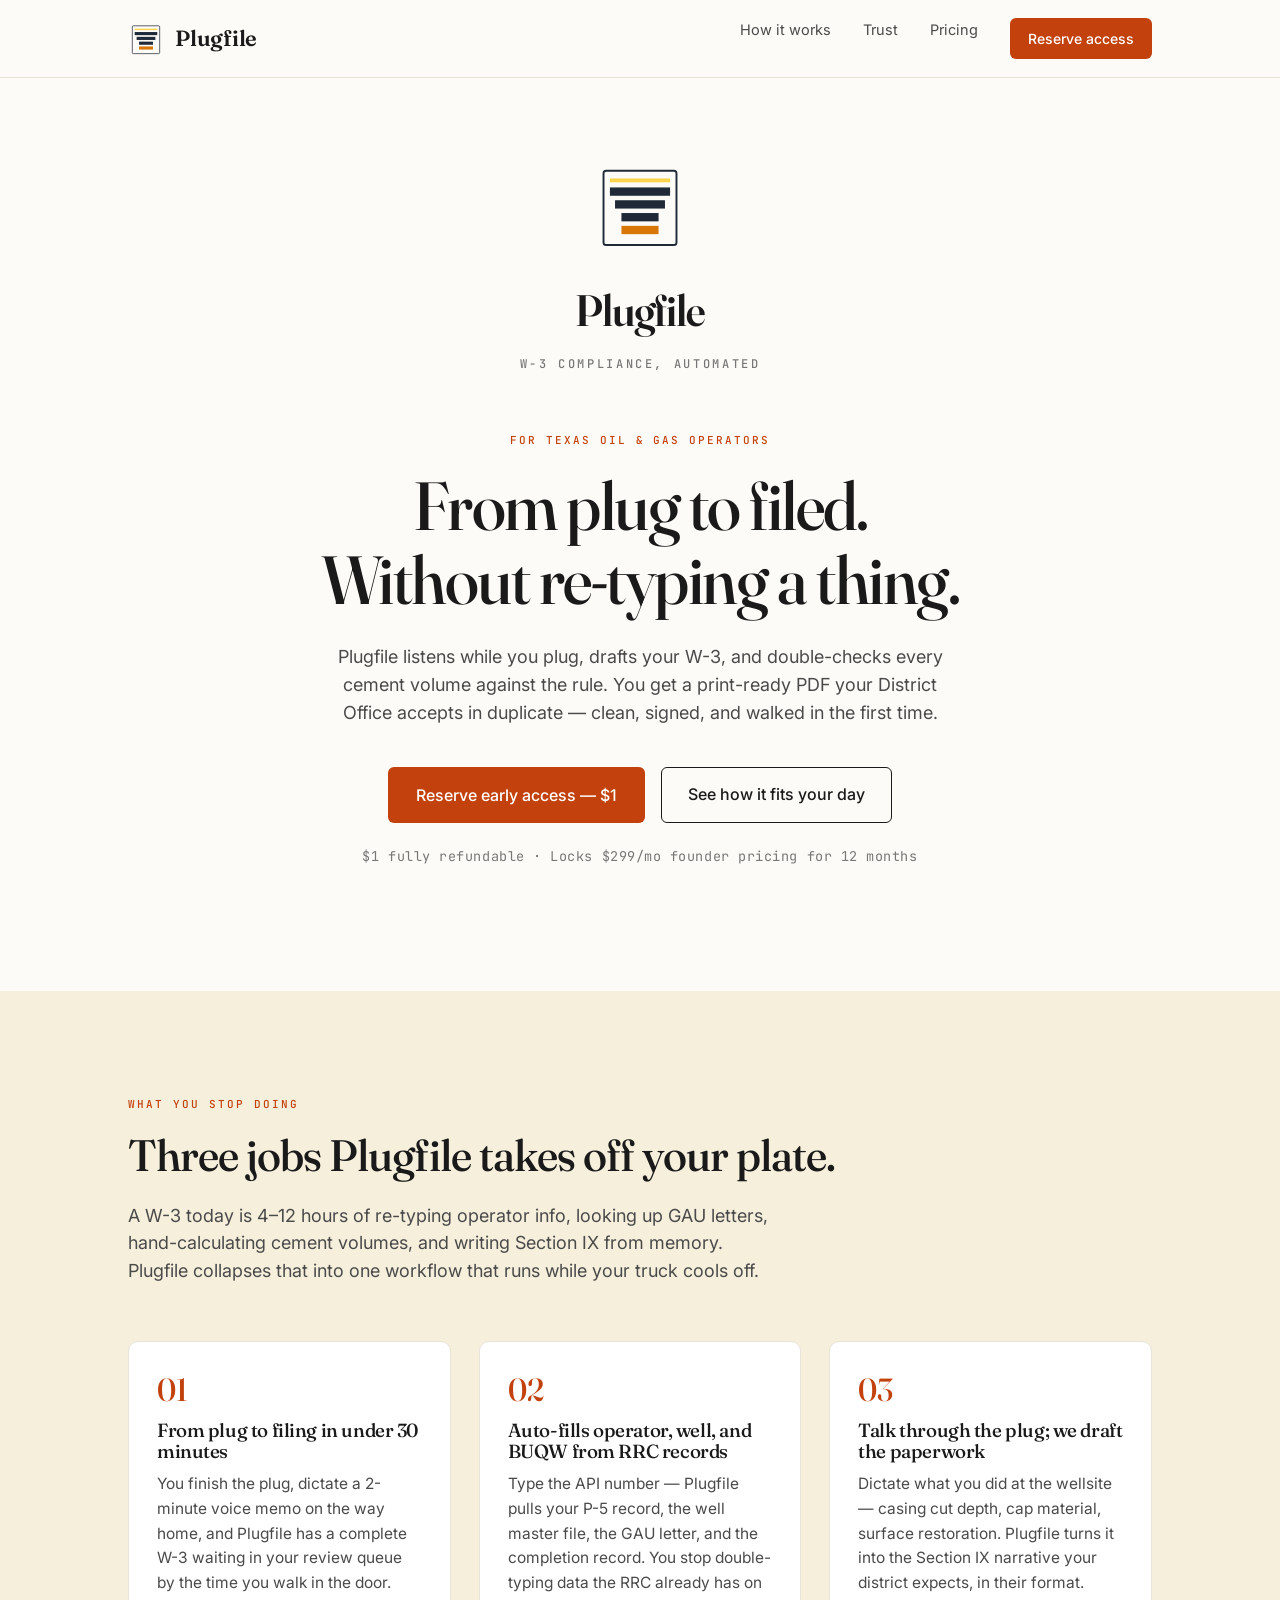
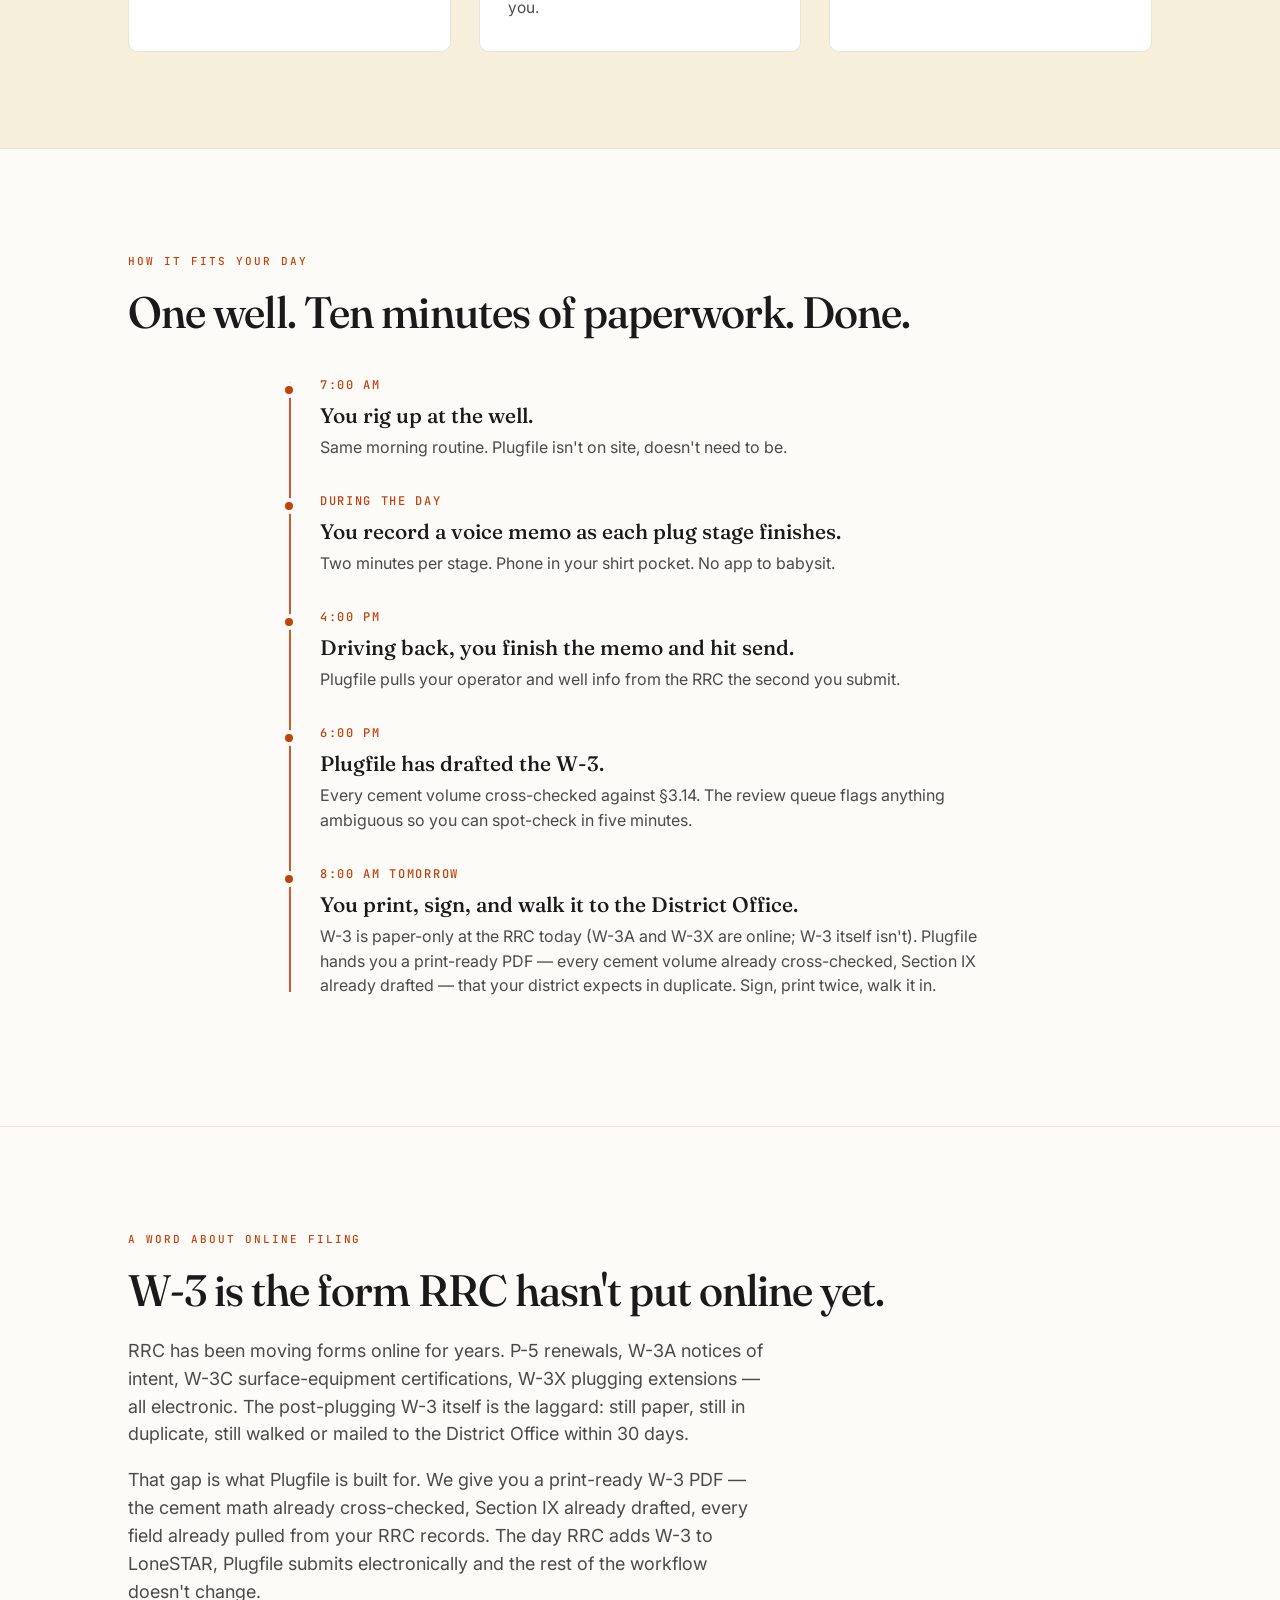
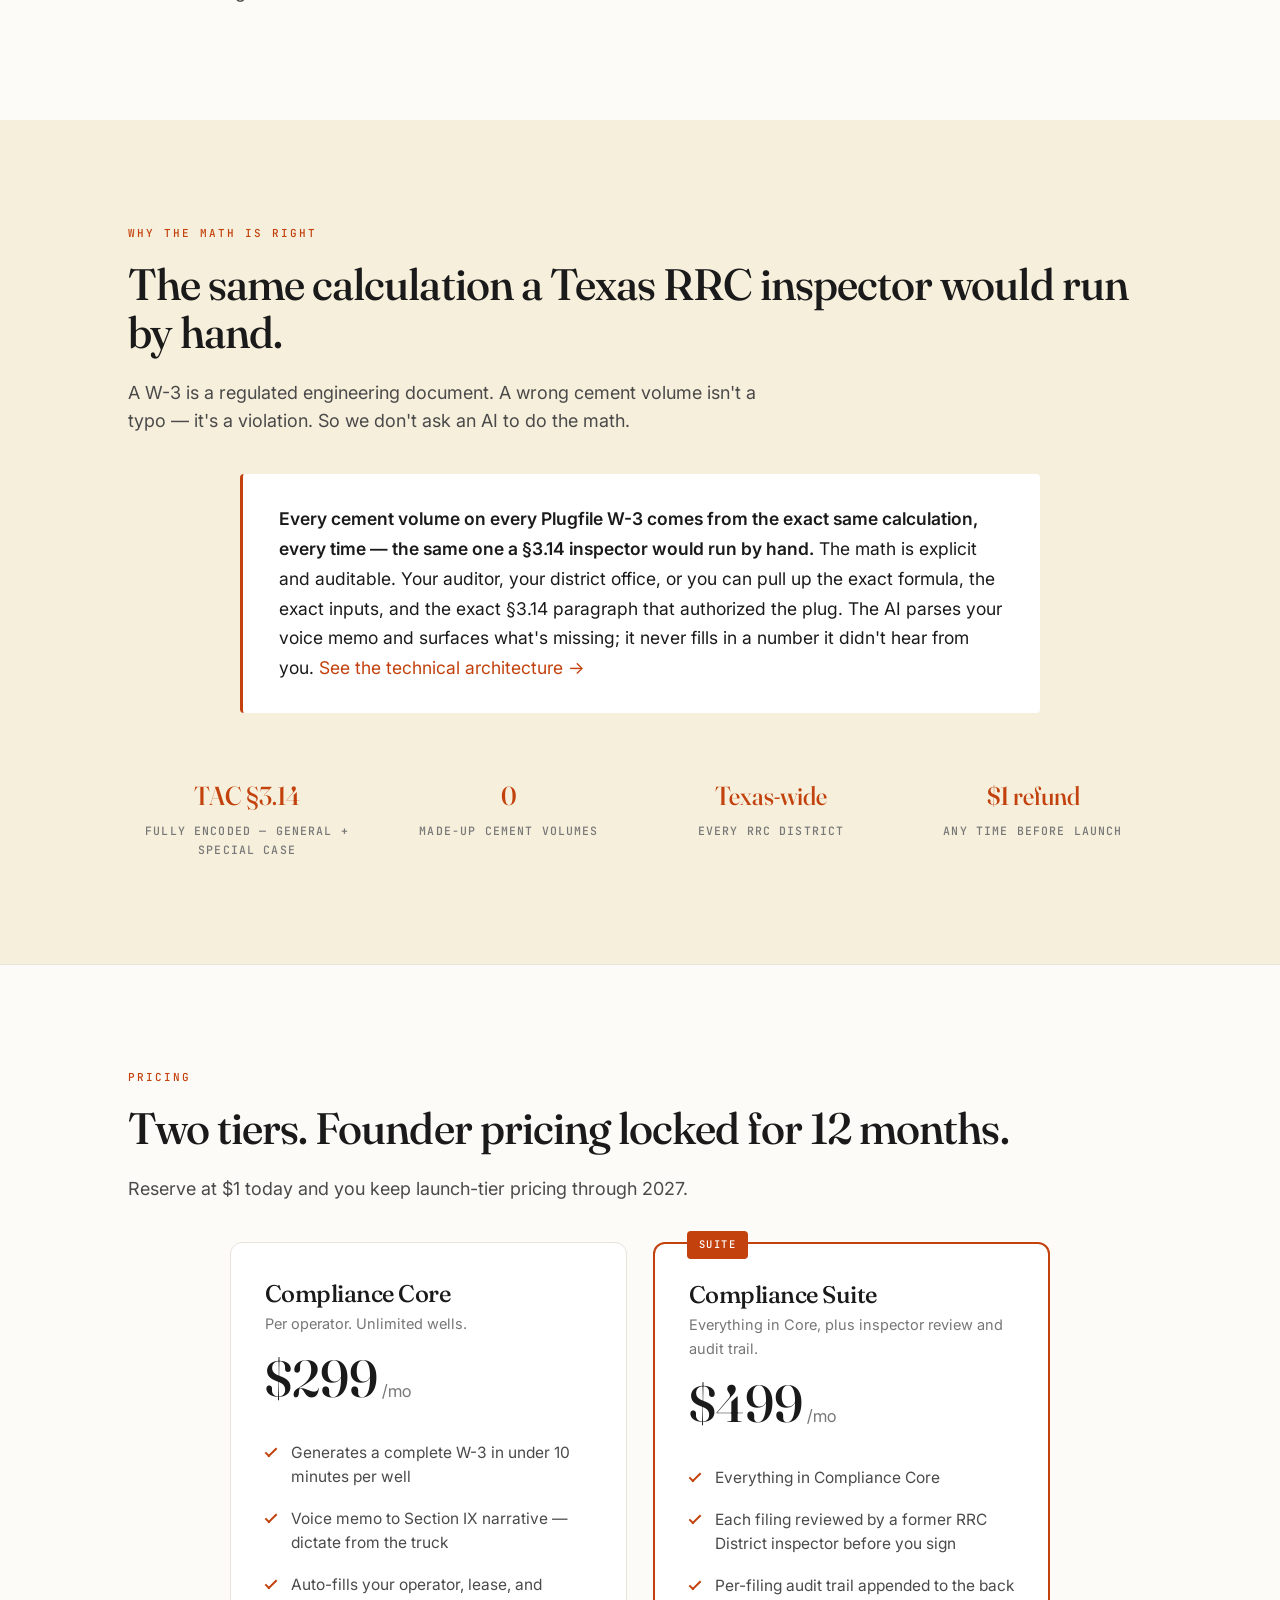
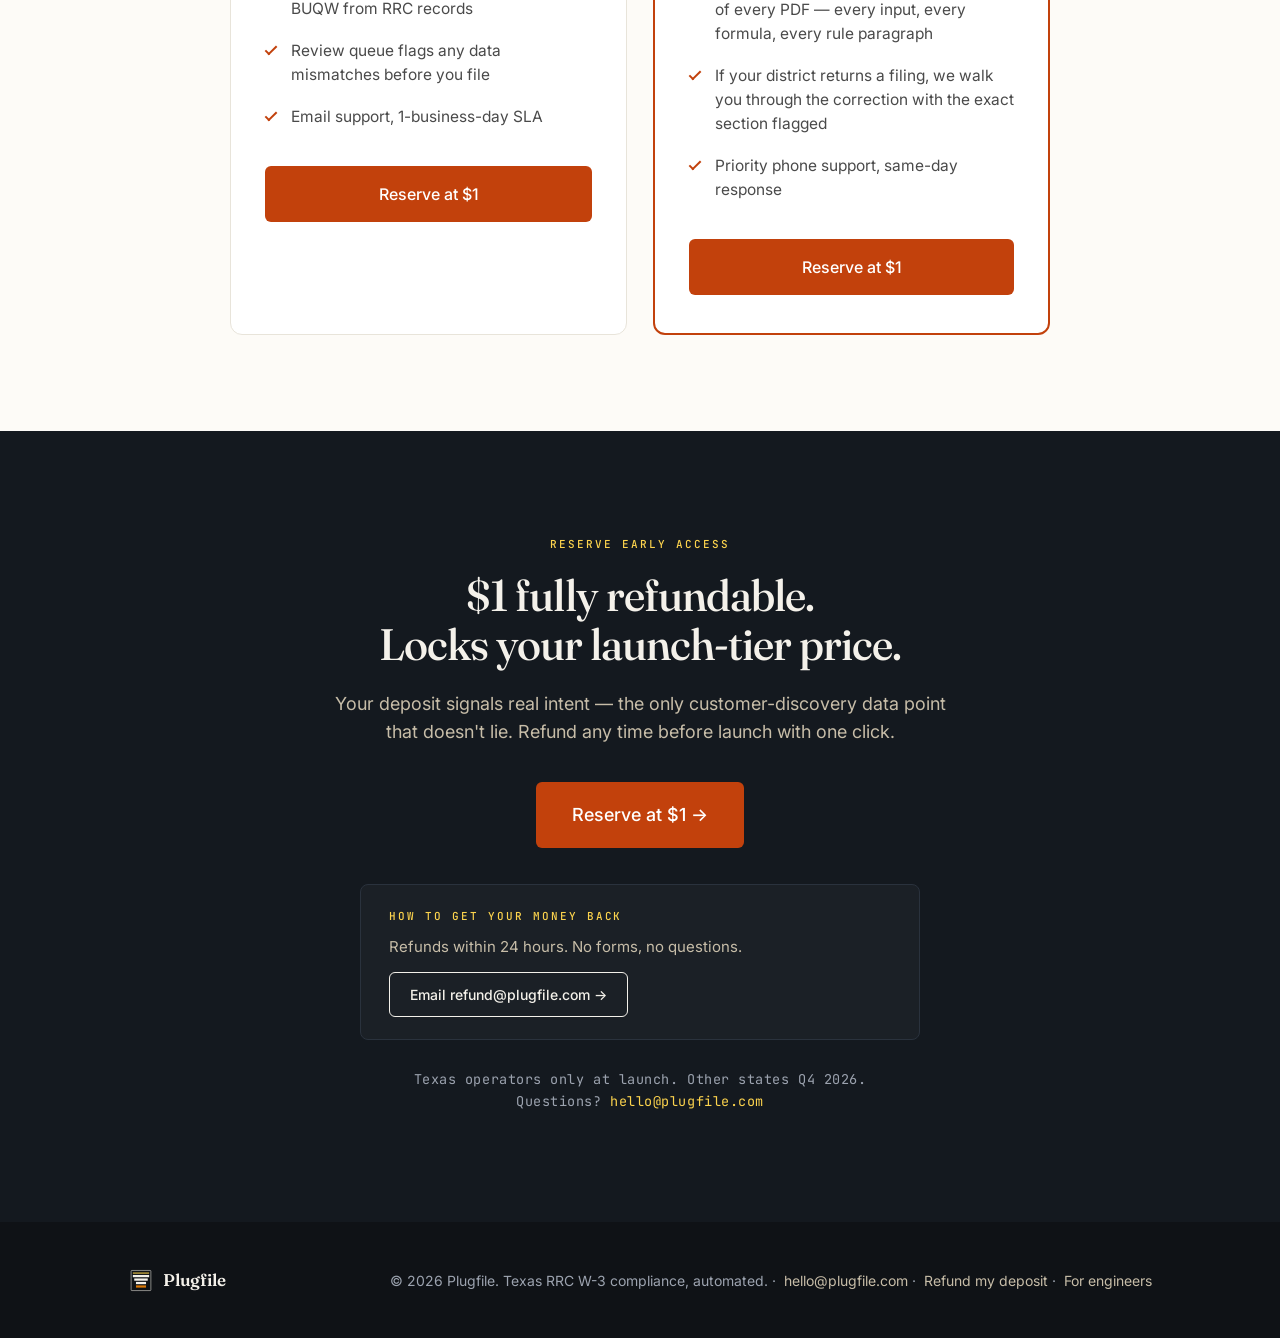
<file: landing/index.html>
<!DOCTYPE html>
<html lang="en">
<head>
<meta charset="UTF-8">
<meta name="viewport" content="width=device-width, initial-scale=1.0">
<title>Plugfile — Stop hand-typing W-3s</title>
<meta name="description" content="Plugfile drafts your Texas RRC Form W-3 from a voice memo. Auto-fills operator and well info from RRC records. Cross-checks every cement volume against TAC §3.14. Print-ready PDF your district office accepts in duplicate. Refundable $1 deposit reserves founder pricing.">
<meta property="og:title" content="Plugfile — Stop hand-typing W-3s">
<meta property="og:description" content="The plugging-record assistant that won't let cement volumes slip past your district inspector.">
<link rel="icon" type="image/svg+xml" href="/favicon.svg">
<meta name="theme-color" content="#1F2937">
<link rel="preconnect" href="https://fonts.googleapis.com">
<link rel="preconnect" href="https://fonts.gstatic.com" crossorigin>
<link href="https://fonts.googleapis.com/css2?family=Fraunces:opsz,wght@9..144,500;9..144,600&family=Inter:wght@400;500;600&family=JetBrains+Mono:wght@500&display=swap" rel="stylesheet">
<style>
  *,*::before,*::after { box-sizing: border-box; }
  :root {
    --ink: #1A1A1A;
    --ink-soft: #4A4A4A;
    --ink-faded: #777;
    --bg: #FDFBF7;
    --bg-cream: #F6EFDC;
    --bg-card: #FFFFFF;
    --border: #E8E4DA;
    --accent: #C2410C;
    --accent-hover: #9A330A;
    --accent-bright: #D97706;
    --gold: #FCD34D;
    --serif: 'Fraunces', Georgia, serif;
    --sans: 'Inter', -apple-system, BlinkMacSystemFont, system-ui, sans-serif;
    --mono: 'JetBrains Mono', 'SF Mono', Menlo, monospace;
  }
  html { scroll-behavior: smooth; }
  body {
    margin: 0; background: var(--bg); color: var(--ink);
    font-family: var(--sans); font-size: 17px; line-height: 1.65;
    -webkit-font-smoothing: antialiased;
  }
  a { color: var(--accent); text-decoration: none; }
  a:hover { text-decoration: underline; text-decoration-thickness: 1.5px; text-underline-offset: 3px; }
  code, .mono { font-family: var(--mono); font-size: 0.92em; }

  .wrap { max-width: 1080px; margin: 0 auto; padding: 0 28px; }
  section { padding: 96px 0; border-top: 1px solid var(--border); }
  section:first-of-type { border-top: none; }
  section.dark { background: #14191F; color: #F4F1EA; border-top-color: transparent; }
  section.cream { background: var(--bg-cream); border-top-color: transparent; }

  h1, h2, h3 {
    font-family: var(--serif); font-weight: 500;
    letter-spacing: -0.022em; line-height: 1.1; margin: 0 0 22px;
    font-variation-settings: "opsz" 32;
  }
  h1 { font-size: clamp(40px, 5.6vw, 68px); font-variation-settings: "opsz" 96; }
  h2 { font-size: clamp(30px, 3.6vw, 44px); font-variation-settings: "opsz" 72; }
  h3 { font-size: 21px; font-variation-settings: "opsz" 32; }
  p.lead {
    font-family: var(--sans); font-size: clamp(18px, 1.4vw, 21px);
    color: var(--ink-soft); max-width: 640px; line-height: 1.55;
  }
  section.dark p.lead { color: #C7BDA8; }
  .eyebrow {
    display: inline-block; font-family: var(--mono);
    font-size: 11px; font-weight: 500; letter-spacing: 0.18em;
    text-transform: uppercase; color: var(--accent);
    margin-bottom: 18px;
  }
  section.dark .eyebrow { color: var(--gold); }

  /* header */
  header {
    position: sticky; top: 0; z-index: 10;
    background: rgba(253, 251, 247, 0.92);
    backdrop-filter: blur(10px); -webkit-backdrop-filter: blur(10px);
    border-bottom: 1px solid var(--border);
  }
  .nav {
    display: flex; justify-content: space-between; align-items: center;
    padding: 18px 28px; max-width: 1080px; margin: 0 auto;
  }
  .brand {
    display: flex; align-items: center; gap: 11px;
    font-family: var(--serif); font-weight: 600;
    font-size: 22px; letter-spacing: -0.01em; color: var(--ink);
  }
  .brand svg { width: 36px; height: 36px; }
  nav ul { display: flex; gap: 32px; list-style: none; padding: 0; margin: 0; font-size: 14.5px; }
  nav a { color: var(--ink-soft); }
  nav a:hover { color: var(--ink); text-decoration: none; }

  /* CTAs */
  .btn {
    display: inline-block; padding: 15px 28px;
    font-family: var(--sans); font-weight: 500; font-size: 16px;
    border-radius: 6px; cursor: pointer; border: none; text-align: center;
    transition: transform 0.12s ease, background 0.12s ease;
  }
  .btn-primary { background: var(--accent); color: #FFFFFF; }
  .btn-primary:hover { background: var(--accent-hover); text-decoration: none; transform: translateY(-1px); }
  .btn-ghost { background: transparent; color: var(--ink); border: 1.5px solid var(--ink); padding: 13px 26px; }
  .btn-ghost:hover { background: var(--ink); color: #FFFFFF; text-decoration: none; }
  section.dark .btn-ghost { color: #F4F1EA; border-color: #F4F1EA; }
  section.dark .btn-ghost:hover { background: #F4F1EA; color: #14191F; }

  /* hero */
  .hero { padding: 80px 0 110px; text-align: center; border-top: none; }
  .hero .lockup { display: flex; flex-direction: column; align-items: center; margin-bottom: 50px; }
  .hero .lockup svg { width: 96px; height: 96px; }
  .hero .lockup .wordmark {
    font-family: var(--serif); font-weight: 600; font-size: 44px;
    letter-spacing: -0.025em; color: var(--ink); margin-top: 20px;
    font-variation-settings: "opsz" 96;
  }
  .hero .lockup .tagline {
    font-family: var(--mono); font-size: 12px; font-weight: 500;
    letter-spacing: 0.22em; color: var(--ink-faded);
    text-transform: uppercase; margin-top: 8px;
  }
  .hero h1 { max-width: 880px; margin: 0 auto 26px; }
  .hero p.lead { margin: 0 auto 40px; }
  .hero .cta-row { display: flex; gap: 16px; justify-content: center; flex-wrap: wrap; }
  .hero .deposit-note {
    margin-top: 22px; font-size: 13.5px; color: var(--ink-faded);
    font-family: var(--mono); letter-spacing: 0.04em;
  }

  /* features grid */
  .grid-3 { display: grid; gap: 28px; grid-template-columns: repeat(3, 1fr); }
  @media (max-width: 820px) { .grid-3 { grid-template-columns: 1fr; } }
  .feature {
    padding: 32px 28px 30px; border-radius: 10px;
    background: var(--bg-card); border: 1px solid var(--border);
  }
  .feature .num {
    font-family: var(--serif); font-size: 32px; font-weight: 500;
    color: var(--accent); line-height: 1; margin-bottom: 14px;
    font-variation-settings: "opsz" 144;
  }
  .feature h3 { margin-bottom: 10px; font-size: 19px; }
  .feature p { color: var(--ink-soft); margin: 0; font-size: 15.5px; line-height: 1.6; }

  /* timeline */
  .timeline {
    max-width: 720px; margin: 40px auto 0;
    position: relative; padding-left: 32px;
  }
  .timeline::before {
    content: ""; position: absolute; left: 9px; top: 6px; bottom: 6px;
    width: 2px; background: var(--accent); opacity: 0.85;
  }
  .step { position: relative; margin-bottom: 32px; padding-left: 8px; }
  .step::before {
    content: ""; position: absolute; left: -31px; top: 6px;
    width: 16px; height: 16px; border-radius: 50%;
    background: var(--accent); border: 4px solid var(--bg);
  }
  .step .when {
    font-family: var(--mono); font-size: 12px; font-weight: 500;
    color: var(--accent); letter-spacing: 0.14em; text-transform: uppercase;
  }
  .step h4 {
    margin: 6px 0 6px; font-family: var(--serif); font-weight: 500;
    font-size: 21px; line-height: 1.3; color: var(--ink);
  }
  .step p { margin: 0; color: var(--ink-soft); font-size: 16px; line-height: 1.55; }

  /* trust */
  .callout {
    background: var(--bg-card); border-left: 3px solid var(--accent);
    padding: 30px 36px; border-radius: 4px;
    max-width: 800px; margin: 40px auto 0;
    font-size: 17.5px; color: var(--ink); line-height: 1.7;
  }
  .callout strong { color: var(--ink); font-weight: 600; }
  .trust { display: grid; grid-template-columns: repeat(4, 1fr); gap: 24px; text-align: center; margin-top: 60px; }
  @media (max-width: 760px) { .trust { grid-template-columns: repeat(2, 1fr); } }
  .stat { padding: 8px 0; }
  .stat .num {
    font-family: var(--serif); font-size: 26px; font-weight: 500;
    color: var(--accent); line-height: 1.2;
    font-variation-settings: "opsz" 144;
  }
  .stat .label {
    font-family: var(--mono); font-size: 11.5px; font-weight: 500;
    color: var(--ink-faded); letter-spacing: 0.1em; margin-top: 10px;
    text-transform: uppercase;
  }

  /* pricing */
  .pricing { display: grid; grid-template-columns: 1fr 1fr; gap: 26px; max-width: 820px; margin: 40px auto 0; }
  @media (max-width: 720px) { .pricing { grid-template-columns: 1fr; } }
  .tier {
    background: var(--bg-card); padding: 38px 34px;
    border-radius: 12px; border: 1px solid var(--border); position: relative;
  }
  .tier.featured { border: 2px solid var(--accent); }
  .tier .tag {
    position: absolute; top: -13px; left: 32px;
    background: var(--accent); color: #FFFFFF;
    padding: 5px 12px; border-radius: 4px;
    font-family: var(--mono); font-size: 10.5px; font-weight: 500;
    letter-spacing: 0.14em; text-transform: uppercase;
  }
  .tier h3 { font-size: 24px; margin-bottom: 4px; }
  .tier .sub { color: var(--ink-faded); font-size: 14.5px; margin: 0 0 16px; }
  .tier .price {
    font-family: var(--serif); font-size: 52px; font-weight: 500;
    margin: 4px 0 4px; color: var(--ink); line-height: 1;
    font-variation-settings: "opsz" 144;
  }
  .tier .price small {
    font-family: var(--sans); font-size: 17px; font-weight: 400;
    color: var(--ink-faded);
  }
  .tier ul { list-style: none; padding: 0; margin: 28px 0; }
  .tier li {
    padding: 9px 0 9px 26px; position: relative;
    font-size: 15.5px; color: var(--ink-soft); line-height: 1.55;
  }
  .tier li::before {
    content: ""; position: absolute; left: 0; top: 16px;
    width: 12px; height: 6px;
    border-left: 2px solid var(--accent); border-bottom: 2px solid var(--accent);
    transform: rotate(-45deg);
  }
  .tier .btn { width: 100%; }

  footer {
    background: #0F1216; color: #9CA3AF; padding: 44px 0; font-size: 14px;
  }
  footer .row { display: flex; justify-content: space-between; align-items: center; flex-wrap: wrap; gap: 18px; }
  footer .brand { color: #F4F1EA; font-size: 17px; }
  footer a { color: #C7BDA8; }
  footer a:hover { color: #FFF; }
</style>
</head>
<body>

<header>
  <div class="nav">
    <a href="#" class="brand">
      <svg viewBox="0 0 150 150" xmlns="http://www.w3.org/2000/svg" aria-hidden="true">
  <rect x="18" y="20" width="114" height="116" fill="none" stroke="#1F2937" stroke-width="3" rx="4"/>
  <rect x="28" y="32" width="94" height="6" fill="#FCD34D"/>
  <rect x="28" y="46" width="94" height="13" fill="#1F2937"/>
  <rect x="36" y="66" width="78" height="13" fill="#1F2937"/>
  <rect x="46" y="86" width="58" height="13" fill="#1F2937"/>
  <rect x="46" y="106" width="58" height="13" fill="#D97706"/>
</svg>
      Plugfile
    </a>
    <nav>
      <ul>
        <li><a href="#how">How it works</a></li>
        <li><a href="#trust">Trust</a></li>
        <li><a href="#pricing">Pricing</a></li>
        <li><a href="#reserve" class="btn btn-primary" style="padding: 9px 18px; font-size: 14px;">Reserve&nbsp;access</a></li>
      </ul>
    </nav>
  </div>
</header>

<section class="hero">
  <div class="wrap">
    <div class="lockup">
      <svg viewBox="0 0 150 150" xmlns="http://www.w3.org/2000/svg" aria-hidden="true">
  <rect x="18" y="20" width="114" height="116" fill="none" stroke="#1F2937" stroke-width="3" rx="4"/>
  <rect x="28" y="32" width="94" height="6" fill="#FCD34D"/>
  <rect x="28" y="46" width="94" height="13" fill="#1F2937"/>
  <rect x="36" y="66" width="78" height="13" fill="#1F2937"/>
  <rect x="46" y="86" width="58" height="13" fill="#1F2937"/>
  <rect x="46" y="106" width="58" height="13" fill="#D97706"/>
</svg>
      <div class="wordmark">Plugfile</div>
      <div class="tagline">W-3 compliance, automated</div>
    </div>
    <span class="eyebrow">For Texas oil &amp; gas operators</span>
    <h1>From plug to filed.<br>Without re-typing a thing.</h1>
    <p class="lead">
      Plugfile listens while you plug, drafts your W-3, and double-checks every cement volume against the rule. You get a print-ready PDF your District Office accepts in duplicate — clean, signed, and walked in the first time.
    </p>
    <div class="cta-row">
      <a href="#reserve" class="btn btn-primary">Reserve early access — $1</a>
      <a href="#how" class="btn btn-ghost">See how it fits your day</a>
    </div>
    <p class="deposit-note">$1 fully refundable · Locks $299/mo founder pricing for 12 months</p>
  </div>
</section>

<section class="cream" id="how">
  <div class="wrap">
    <span class="eyebrow">What you stop doing</span>
    <h2>Three jobs Plugfile takes off your plate.</h2>
    <p class="lead">A W-3 today is 4–12 hours of re-typing operator info, looking up GAU letters, hand-calculating cement volumes, and writing Section IX from memory. Plugfile collapses that into one workflow that runs while your truck cools off.</p>
    <div class="grid-3" style="margin-top: 56px;">
      <div class="feature">
        <div class="num">01</div>
        <h3>From plug to filing in under 30 minutes</h3>
        <p>You finish the plug, dictate a 2-minute voice memo on the way home, and Plugfile has a complete W-3 waiting in your review queue by the time you walk in the door.</p>
      </div>
      <div class="feature">
        <div class="num">02</div>
        <h3>Auto-fills operator, well, and BUQW from RRC records</h3>
        <p>Type the API number — Plugfile pulls your P-5 record, the well master file, the GAU letter, and the completion record. You stop double-typing data the RRC already has on you.</p>
      </div>
      <div class="feature">
        <div class="num">03</div>
        <h3>Talk through the plug; we draft the paperwork</h3>
        <p>Dictate what you did at the wellsite — casing cut depth, cap material, surface restoration. Plugfile turns it into the Section IX narrative your district expects, in their format.</p>
      </div>
    </div>
  </div>
</section>

<section>
  <div class="wrap">
    <span class="eyebrow">How it fits your day</span>
    <h2>One well. Ten minutes of paperwork. Done.</h2>
    <div class="timeline">
      <div class="step">
        <div class="when">7:00 AM</div>
        <h4>You rig up at the well.</h4>
        <p>Same morning routine. Plugfile isn't on site, doesn't need to be.</p>
      </div>
      <div class="step">
        <div class="when">During the day</div>
        <h4>You record a voice memo as each plug stage finishes.</h4>
        <p>Two minutes per stage. Phone in your shirt pocket. No app to babysit.</p>
      </div>
      <div class="step">
        <div class="when">4:00 PM</div>
        <h4>Driving back, you finish the memo and hit send.</h4>
        <p>Plugfile pulls your operator and well info from the RRC the second you submit.</p>
      </div>
      <div class="step">
        <div class="when">6:00 PM</div>
        <h4>Plugfile has drafted the W-3.</h4>
        <p>Every cement volume cross-checked against §3.14. The review queue flags anything ambiguous so you can spot-check in five minutes.</p>
      </div>
      <div class="step">
        <div class="when">8:00 AM tomorrow</div>
        <h4>You print, sign, and walk it to the District Office.</h4>
        <p>W-3 is paper-only at the RRC today (W-3A and W-3X are online; W-3 itself isn't). Plugfile hands you a print-ready PDF — every cement volume already cross-checked, Section IX already drafted — that your district expects in duplicate. Sign, print twice, walk it in.</p>
      </div>
    </div>
  </div>
</section>

<section id="paper">
  <div class="wrap">
    <span class="eyebrow">A word about online filing</span>
    <h2>W-3 is the form RRC hasn't put online yet.</h2>
    <p class="lead">RRC has been moving forms online for years. P-5 renewals, W-3A notices of intent, W-3C surface-equipment certifications, W-3X plugging extensions — all electronic. The post-plugging W-3 itself is the laggard: still paper, still in duplicate, still walked or mailed to the District Office within 30 days.</p>
    <p class="lead" style="margin-top: 18px;">That gap is what Plugfile is built for. We give you a print-ready W-3 PDF — the cement math already cross-checked, Section IX already drafted, every field already pulled from your RRC records. The day RRC adds W-3 to LoneSTAR, Plugfile submits electronically and the rest of the workflow doesn't change.</p>
  </div>
</section>

<section class="cream" id="trust">
  <div class="wrap">
    <span class="eyebrow">Why the math is right</span>
    <h2>The same calculation a Texas RRC inspector would run by hand.</h2>
    <p class="lead">A W-3 is a regulated engineering document. A wrong cement volume isn't a typo — it's a violation. So we don't ask an AI to do the math.</p>
    <div class="callout">
      <strong>Every cement volume on every Plugfile W-3 comes from the exact same calculation, every time — the same one a §3.14 inspector would run by hand.</strong> The math is explicit and auditable. Your auditor, your district office, or you can pull up the exact formula, the exact inputs, and the exact §3.14 paragraph that authorized the plug. The AI parses your voice memo and surfaces what's missing; it never fills in a number it didn't hear from you. <a href="/for-engineers">See the technical architecture →</a>
    </div>
    <div class="trust">
      <div class="stat"><div class="num">TAC §3.14</div><div class="label">Fully encoded — general + special case</div></div>
      <div class="stat"><div class="num">0</div><div class="label">Made-up cement volumes</div></div>
      <div class="stat"><div class="num">Texas-wide</div><div class="label">Every RRC district</div></div>
      <div class="stat"><div class="num">$1 refund</div><div class="label">Any time before launch</div></div>
    </div>
  </div>
</section>

<section id="pricing">
  <div class="wrap">
    <span class="eyebrow">Pricing</span>
    <h2>Two tiers. Founder pricing locked for 12 months.</h2>
    <p class="lead">Reserve at $1 today and you keep launch-tier pricing through 2027.</p>
    <div class="pricing">
      <div class="tier">
        <h3>Compliance Core</h3>
        <p class="sub">Per operator. Unlimited wells.</p>
        <div class="price">$299<small>&nbsp;/mo</small></div>
        <ul>
          <li>Generates a complete W-3 in under 10 minutes per well</li>
          <li>Voice memo to Section IX narrative — dictate from the truck</li>
          <li>Auto-fills your operator, lease, and BUQW from RRC records</li>
          <li>Review queue flags any data mismatches before you file</li>
          <li>Email support, 1-business-day SLA</li>
        </ul>
        <a href="#reserve" class="btn btn-primary">Reserve at $1</a>
      </div>
      <div class="tier featured">
        <span class="tag">Suite</span>
        <h3>Compliance Suite</h3>
        <p class="sub">Everything in Core, plus inspector review and audit trail.</p>
        <div class="price">$499<small>&nbsp;/mo</small></div>
        <ul>
          <li>Everything in Compliance Core</li>
          <li>Each filing reviewed by a former RRC District inspector before you sign</li>
          <li>Per-filing audit trail appended to the back of every PDF — every input, every formula, every rule paragraph</li>
          <li>If your district returns a filing, we walk you through the correction with the exact section flagged</li>
          <li>Priority phone support, same-day response</li>
        </ul>
        <a href="#reserve" class="btn btn-primary">Reserve at $1</a>
      </div>
    </div>
  </div>
</section>

<section class="dark" id="reserve">
  <div class="wrap" style="text-align: center;">
    <span class="eyebrow">Reserve early access</span>
    <h2 style="color: #F4F1EA;">$1 fully refundable.<br>Locks your launch-tier price.</h2>
    <p class="lead" style="margin: 0 auto 36px;">
      Your deposit signals real intent — the only customer-discovery data point that doesn't lie. Refund any time before launch with one click.
    </p>
    <a href="https://book.stripe.com/9B68wPgh97F72u64vs73G00"
       class="btn btn-primary" style="font-size: 18px; padding: 18px 36px;">
      Reserve at $1 →
    </a>

    <div style="max-width: 560px; margin: 36px auto 0; padding: 22px 28px; border: 1px solid #2A323D; border-radius: 8px; text-align: left; background: rgba(255,255,255,0.03);">
      <div style="font-family: var(--mono); font-size: 11px; font-weight: 500; letter-spacing: 0.18em; color: var(--gold); text-transform: uppercase; margin-bottom: 10px;">How to get your money back</div>
      <p style="margin: 0 0 14px; color: #C7BDA8; font-size: 15px; line-height: 1.55;">
        Refunds within 24 hours. No forms, no questions.
      </p>
      <a href="mailto:refund@plugfile.com?subject=Refund%20my%20Plugfile%20deposit&amp;body=Please%20refund%20my%20%241%20Plugfile%20early-access%20deposit.%20%0AThe%20email%20on%20my%20Stripe%20receipt%20is%3A%20" class="btn btn-ghost" style="font-size: 14px; padding: 10px 20px;">Email refund@plugfile.com →</a>
    </div>

    <p style="color: #9CA3AF; font-size: 13.5px; margin-top: 28px; font-family: var(--mono); letter-spacing: 0.04em;">
      Texas operators only at launch. Other states Q4 2026.<br>
      Questions? <a href="mailto:hello@plugfile.com" style="color: var(--gold);">hello@plugfile.com</a>
    </p>
  </div>
</section>

<footer>
  <div class="wrap row">
    <div class="brand">
      <span style="display: inline-flex; align-items: center; gap: 9px;">
        <svg viewBox="0 0 150 150" xmlns="http://www.w3.org/2000/svg" aria-hidden="true" style="width: 26px; height: 26px;">
  <rect x="18" y="20" width="114" height="116" fill="none" stroke="#F4F1EA" stroke-width="3" rx="4"/>
  <rect x="28" y="32" width="94" height="6" fill="#FCD34D"/>
  <rect x="28" y="46" width="94" height="13" fill="#F4F1EA"/>
  <rect x="36" y="66" width="78" height="13" fill="#F4F1EA"/>
  <rect x="46" y="86" width="58" height="13" fill="#F4F1EA"/>
  <rect x="46" y="106" width="58" height="13" fill="#D97706"/>
</svg>
        Plugfile
      </span>
    </div>
    <div>
      © 2026 Plugfile. Texas RRC W-3 compliance, automated.&nbsp;·&nbsp;
      <a href="mailto:hello@plugfile.com">hello@plugfile.com</a>&nbsp;·&nbsp;
      <a href="mailto:refund@plugfile.com?subject=Refund%20my%20Plugfile%20deposit">Refund my deposit</a>&nbsp;·&nbsp;
      <a href="/for-engineers">For engineers</a>
    </div>
  </div>
</footer>

</body>
</html>
</file>
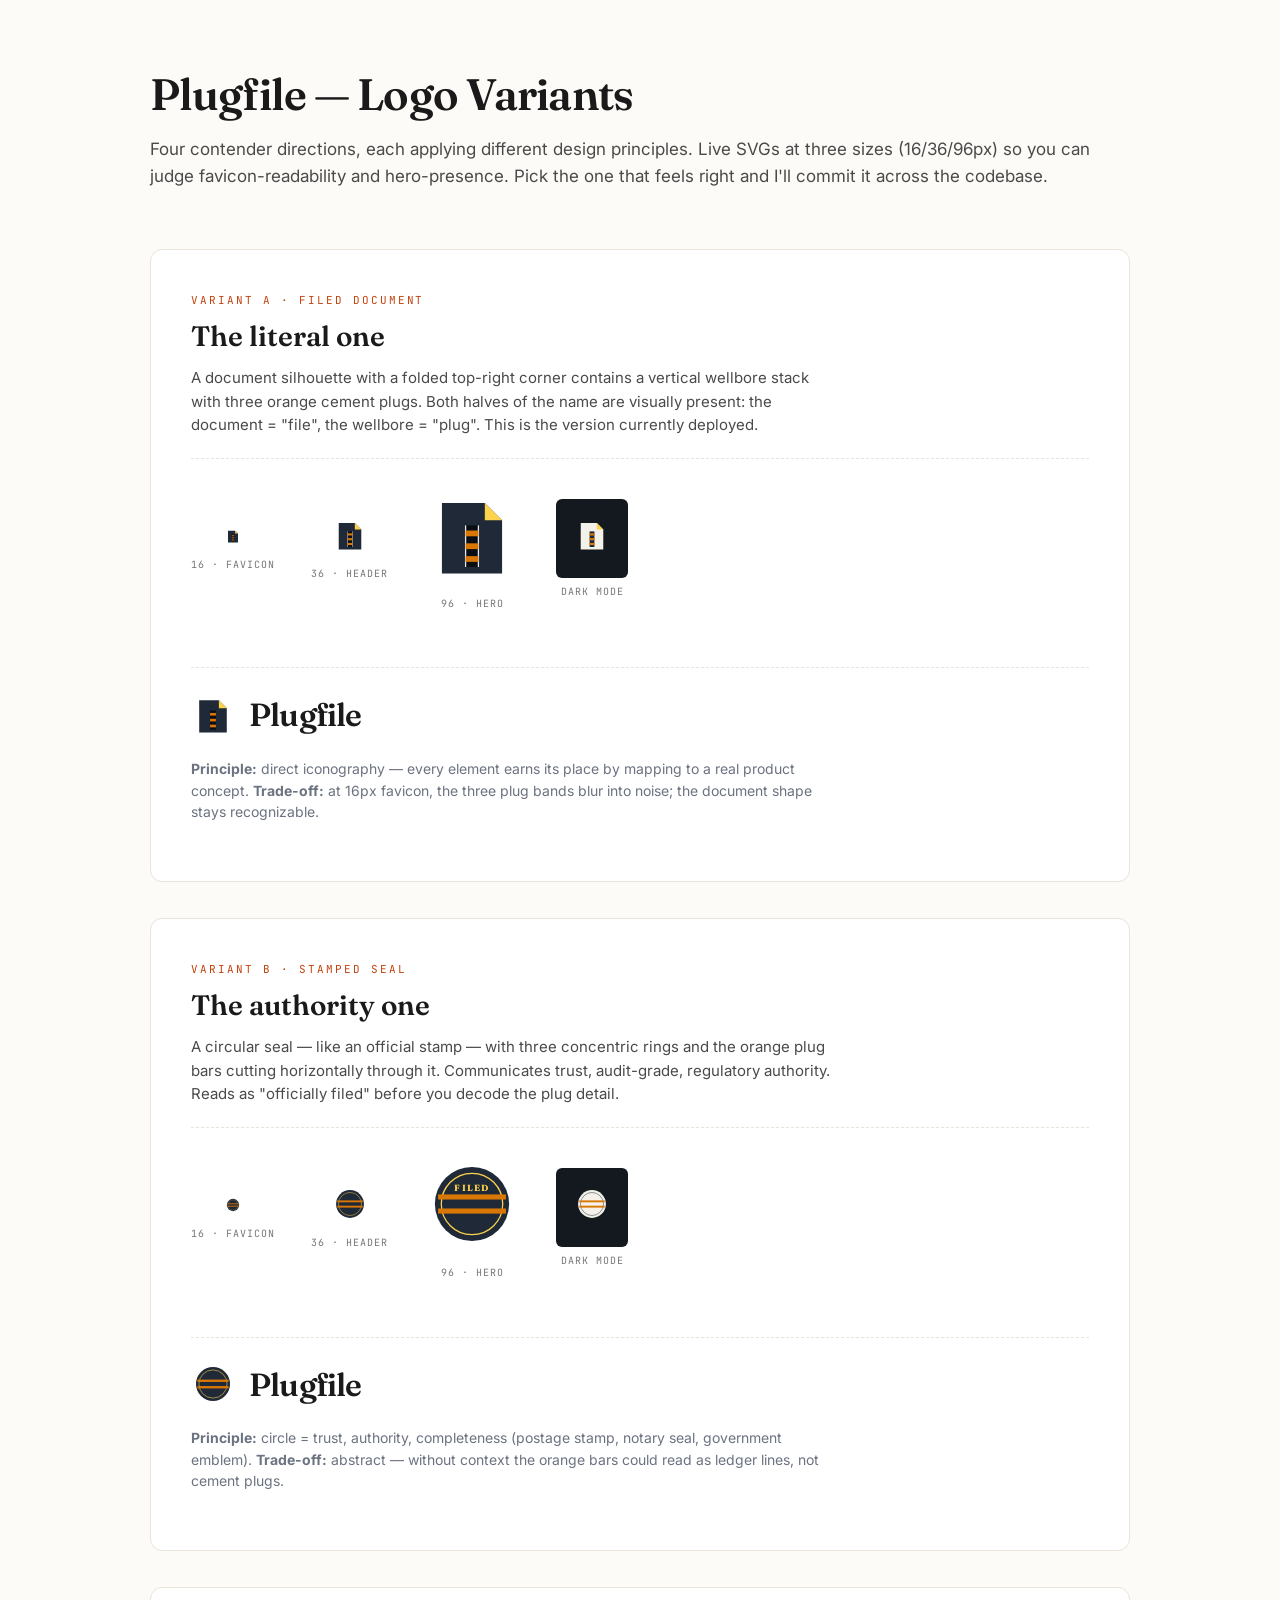
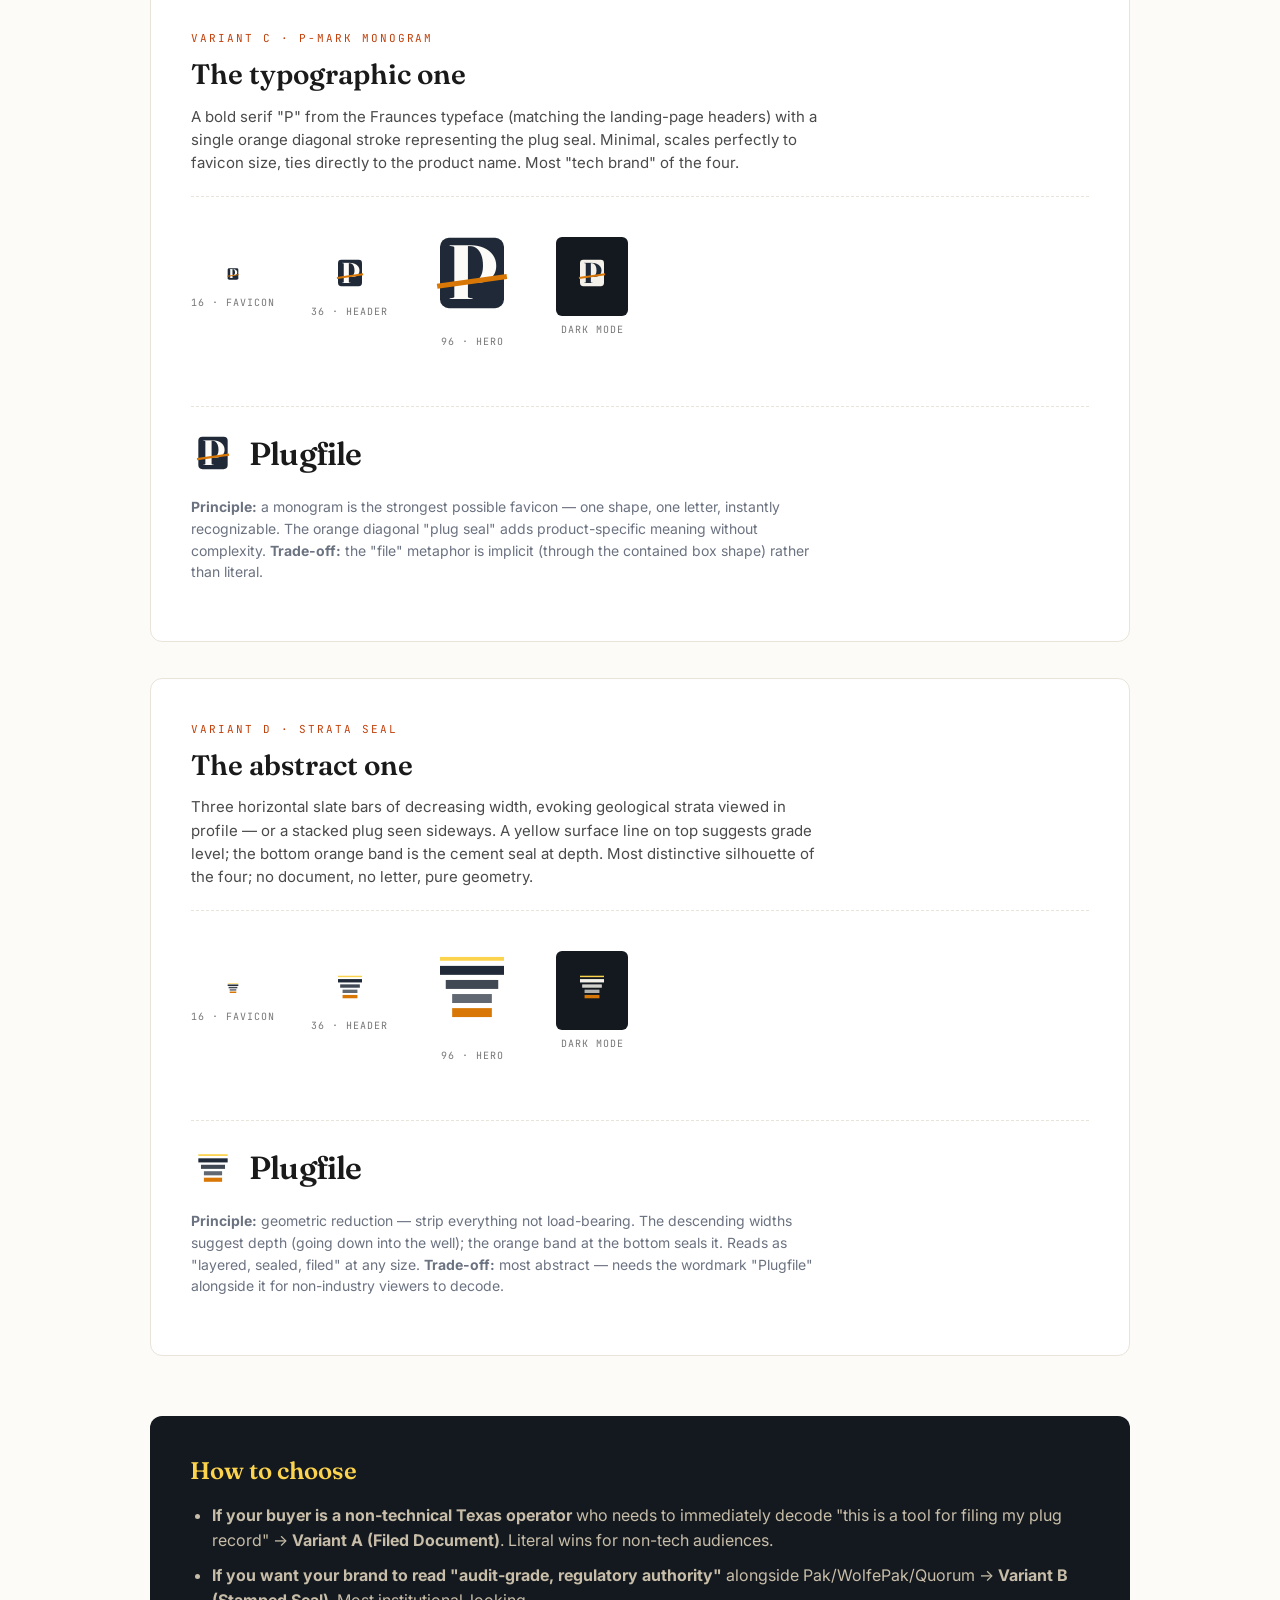
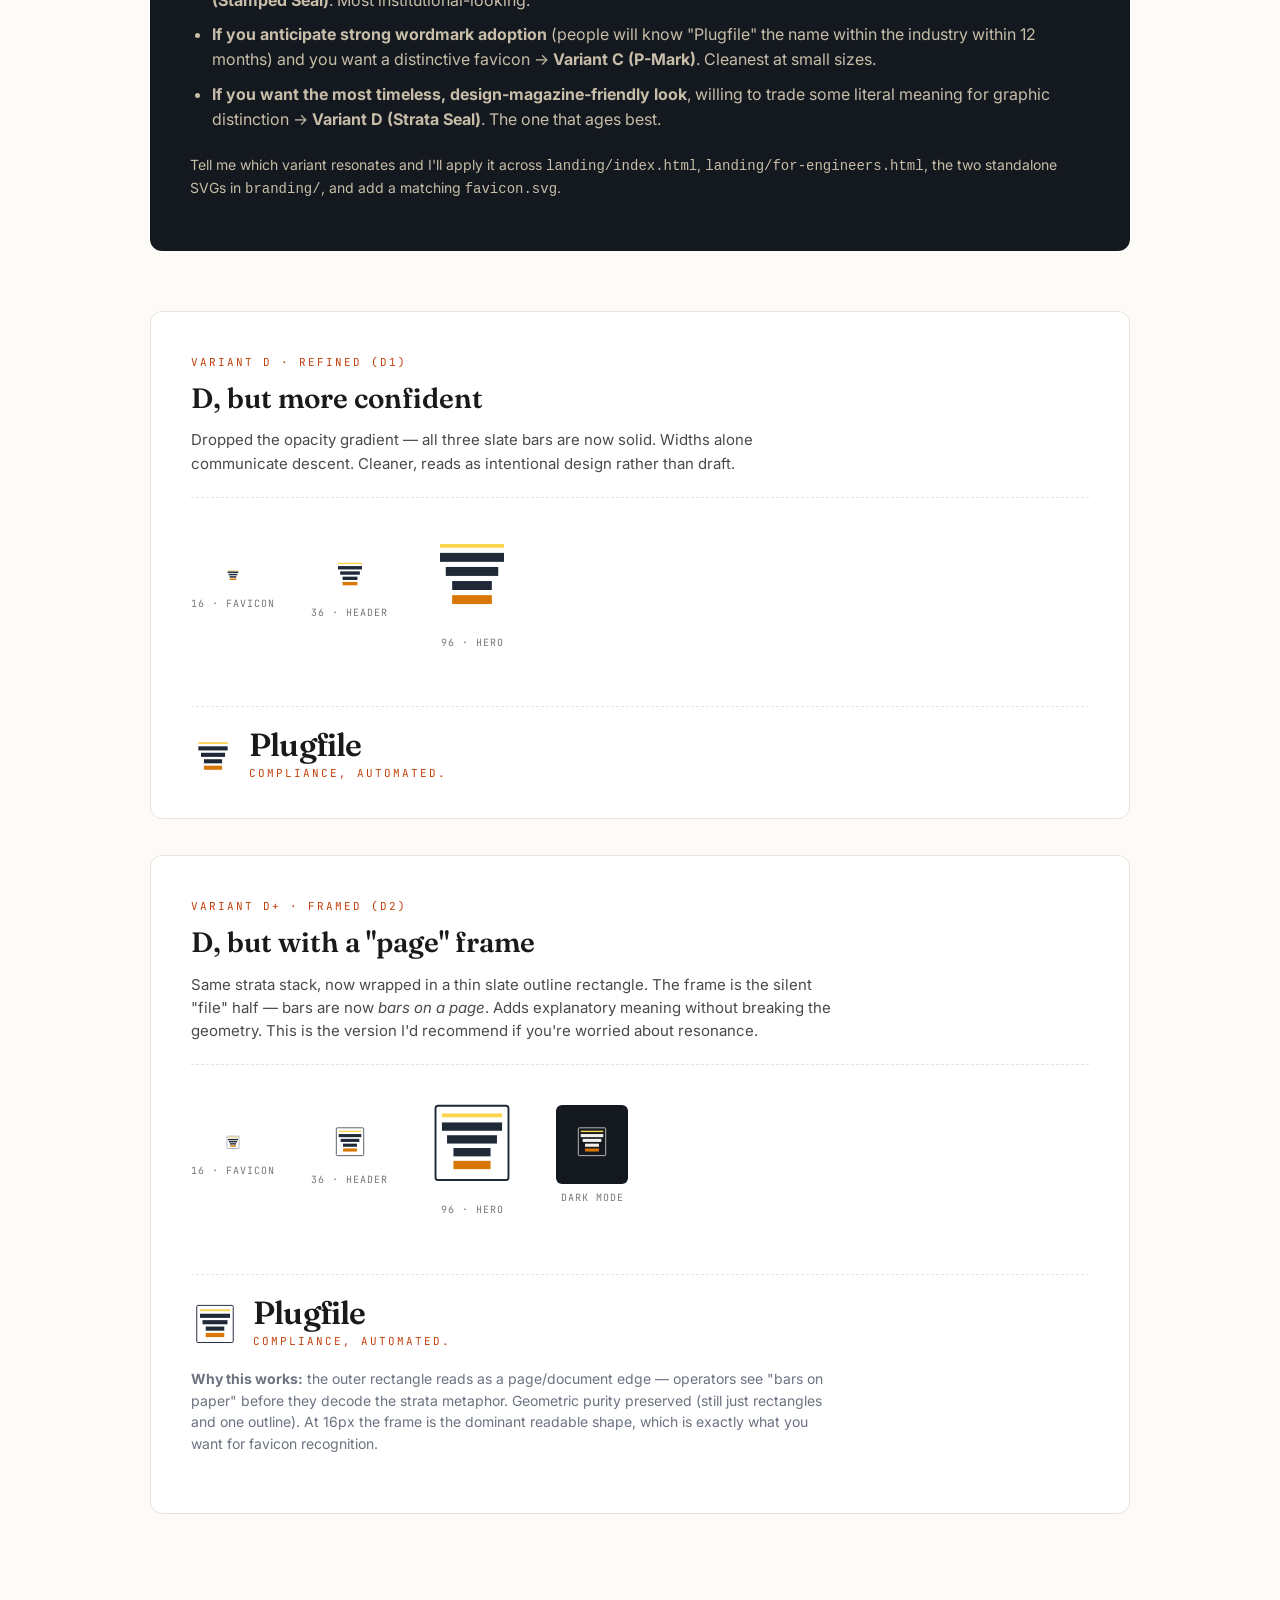
<file: branding/logo_variants.html>
<!DOCTYPE html>
<html lang="en">
<head>
<meta charset="UTF-8">
<title>Plugfile — Logo Variants</title>
<link rel="preconnect" href="https://fonts.googleapis.com">
<link rel="preconnect" href="https://fonts.gstatic.com" crossorigin>
<link href="https://fonts.googleapis.com/css2?family=Fraunces:opsz,wght@9..144,500;9..144,600;9..144,700&family=Inter:wght@400;500;600&family=JetBrains+Mono:wght@500&display=swap" rel="stylesheet">
<style>
  * { box-sizing: border-box; }
  body {
    margin: 0; padding: 60px 28px; background: #FDFBF7;
    font-family: Inter, system-ui, sans-serif; color: #1A1A1A;
    line-height: 1.55;
  }
  h1 {
    font-family: Fraunces, Georgia, serif; font-weight: 600;
    font-size: 44px; letter-spacing: -0.02em; margin: 0 0 8px;
  }
  .lead { color: #4A4A4A; font-size: 17px; max-width: 720px; margin: 0 0 60px; }
  .variant {
    background: #FFFFFF; border: 1px solid #E8E4DA; border-radius: 12px;
    margin: 0 auto 36px; max-width: 980px; padding: 36px 40px;
  }
  .variant h2 {
    font-family: Fraunces, serif; font-weight: 600; font-size: 28px;
    margin: 0 0 6px;
  }
  .variant .tag {
    display: inline-block; font-family: JetBrains Mono, monospace;
    font-size: 11px; letter-spacing: 0.18em; text-transform: uppercase;
    color: #C2410C; margin-bottom: 6px;
  }
  .variant p { color: #4A4A4A; font-size: 15px; margin: 8px 0 22px; max-width: 640px; }
  .variant .rationale { font-size: 14px; color: #6B7280; }
  .sizes {
    display: flex; gap: 36px; align-items: center; flex-wrap: wrap;
    padding: 28px 0; border-top: 1px dashed #E8E4DA;
  }
  .size-block { text-align: center; }
  .size-block .label {
    font-family: JetBrains Mono, monospace; font-size: 10px;
    letter-spacing: 0.1em; color: #777; margin-top: 6px;
  }
  .dark-bg {
    background: #14191F; padding: 18px; border-radius: 6px;
    display: inline-block;
  }
  .lockup {
    display: flex; align-items: center; gap: 14px; margin-top: 28px;
    padding-top: 22px; border-top: 1px dashed #E8E4DA;
  }
  .lockup .wordmark {
    font-family: Fraunces, serif; font-weight: 600; font-size: 32px;
    letter-spacing: -0.025em; color: #1A1A1A;
  }
  .picker {
    background: #14191F; color: #F4F1EA; padding: 36px 40px;
    border-radius: 12px; max-width: 980px; margin: 60px auto 0;
  }
  .picker h2 {
    font-family: Fraunces, serif; font-weight: 600; font-size: 24px;
    color: #FCD34D; margin: 0 0 14px;
  }
  .picker ul { margin: 0; padding-left: 22px; }
  .picker li { margin-bottom: 10px; color: #C7BDA8; }
</style>
</head>
<body>

<h1 style="max-width: 980px; margin-left: auto; margin-right: auto;">Plugfile — Logo Variants</h1>
<p class="lead" style="max-width: 980px; margin-left: auto; margin-right: auto;">
  Four contender directions, each applying different design principles. Live SVGs at three sizes (16/36/96px) so you can judge favicon-readability and hero-presence. Pick the one that feels right and I'll commit it across the codebase.
</p>

<!-- VARIANT A: Filed Document (current direction, refined) -->
<div class="variant">
  <span class="tag">Variant A · Filed Document</span>
  <h2>The literal one</h2>
  <p>A document silhouette with a folded top-right corner contains a vertical wellbore stack with three orange cement plugs. Both halves of the name are visually present: the document = "file", the wellbore = "plug". This is the version currently deployed.</p>
  <div class="sizes">
    <div class="size-block">
      <svg viewBox="0 0 150 150" width="16" height="16" xmlns="http://www.w3.org/2000/svg">
        <path d="M 28 25 L 95 25 L 122 52 L 122 135 L 28 135 Z" fill="#1F2937"/>
        <path d="M 95 25 L 122 52 L 95 52 Z" fill="#FCD34D"/>
        <rect x="65" y="60" width="20" height="65" fill="#0A0E14"/>
        <rect x="65" y="68" width="20" height="9" fill="#D97706"/>
        <rect x="65" y="88" width="20" height="9" fill="#D97706"/>
        <rect x="65" y="108" width="20" height="9" fill="#D97706"/>
      </svg>
      <div class="label">16 · FAVICON</div>
    </div>
    <div class="size-block">
      <svg viewBox="0 0 150 150" width="36" height="36" xmlns="http://www.w3.org/2000/svg">
        <path d="M 28 25 L 95 25 L 122 52 L 122 135 L 28 135 Z" fill="#1F2937"/>
        <path d="M 95 25 L 122 52 L 95 52 Z" fill="#FCD34D"/>
        <rect x="65" y="60" width="20" height="65" fill="#0A0E14"/>
        <rect x="64" y="60" width="2" height="65" fill="#E5E7EB"/>
        <rect x="84" y="60" width="2" height="65" fill="#E5E7EB"/>
        <rect x="65" y="68" width="20" height="9" fill="#D97706"/>
        <rect x="65" y="88" width="20" height="9" fill="#D97706"/>
        <rect x="65" y="108" width="20" height="9" fill="#D97706"/>
      </svg>
      <div class="label">36 · HEADER</div>
    </div>
    <div class="size-block">
      <svg viewBox="0 0 150 150" width="96" height="96" xmlns="http://www.w3.org/2000/svg">
        <path d="M 28 25 L 95 25 L 122 52 L 122 135 L 28 135 Z" fill="#1F2937"/>
        <path d="M 95 25 L 122 52 L 95 52 Z" fill="#FCD34D"/>
        <rect x="65" y="60" width="20" height="65" fill="#0A0E14"/>
        <rect x="64" y="60" width="2" height="65" fill="#E5E7EB"/>
        <rect x="84" y="60" width="2" height="65" fill="#E5E7EB"/>
        <rect x="65" y="68" width="20" height="9" fill="#D97706"/>
        <rect x="65" y="88" width="20" height="9" fill="#D97706"/>
        <rect x="65" y="108" width="20" height="9" fill="#D97706"/>
      </svg>
      <div class="label">96 · HERO</div>
    </div>
    <div class="size-block">
      <div class="dark-bg">
        <svg viewBox="0 0 150 150" width="36" height="36" xmlns="http://www.w3.org/2000/svg">
          <path d="M 28 25 L 95 25 L 122 52 L 122 135 L 28 135 Z" fill="#F4F1EA"/>
          <path d="M 95 25 L 122 52 L 95 52 Z" fill="#FCD34D"/>
          <rect x="65" y="60" width="20" height="65" fill="#1F2937"/>
          <rect x="65" y="68" width="20" height="9" fill="#D97706"/>
          <rect x="65" y="88" width="20" height="9" fill="#D97706"/>
          <rect x="65" y="108" width="20" height="9" fill="#D97706"/>
        </svg>
      </div>
      <div class="label">DARK MODE</div>
    </div>
  </div>
  <div class="lockup">
    <svg viewBox="0 0 150 150" width="44" height="44" xmlns="http://www.w3.org/2000/svg">
      <path d="M 28 25 L 95 25 L 122 52 L 122 135 L 28 135 Z" fill="#1F2937"/>
      <path d="M 95 25 L 122 52 L 95 52 Z" fill="#FCD34D"/>
      <rect x="65" y="60" width="20" height="65" fill="#0A0E14"/>
      <rect x="65" y="68" width="20" height="9" fill="#D97706"/>
      <rect x="65" y="88" width="20" height="9" fill="#D97706"/>
      <rect x="65" y="108" width="20" height="9" fill="#D97706"/>
    </svg>
    <span class="wordmark">Plugfile</span>
  </div>
  <p class="rationale" style="margin-top: 18px;">
    <strong>Principle:</strong> direct iconography — every element earns its place by mapping to a real product concept. <strong>Trade-off:</strong> at 16px favicon, the three plug bands blur into noise; the document shape stays recognizable.
  </p>
</div>

<!-- VARIANT B: Stamped Seal -->
<div class="variant">
  <span class="tag">Variant B · Stamped Seal</span>
  <h2>The authority one</h2>
  <p>A circular seal — like an official stamp — with three concentric rings and the orange plug bars cutting horizontally through it. Communicates trust, audit-grade, regulatory authority. Reads as "officially filed" before you decode the plug detail.</p>
  <div class="sizes">
    <div class="size-block">
      <svg viewBox="0 0 150 150" width="16" height="16" xmlns="http://www.w3.org/2000/svg">
        <circle cx="75" cy="75" r="58" fill="#1F2937"/>
        <circle cx="75" cy="75" r="48" fill="none" stroke="#FCD34D" stroke-width="2"/>
        <rect x="22" y="60" width="106" height="8" fill="#D97706"/>
        <rect x="22" y="82" width="106" height="8" fill="#D97706"/>
      </svg>
      <div class="label">16 · FAVICON</div>
    </div>
    <div class="size-block">
      <svg viewBox="0 0 150 150" width="36" height="36" xmlns="http://www.w3.org/2000/svg">
        <circle cx="75" cy="75" r="58" fill="#1F2937"/>
        <circle cx="75" cy="75" r="48" fill="none" stroke="#FCD34D" stroke-width="2"/>
        <rect x="22" y="60" width="106" height="8" fill="#D97706"/>
        <rect x="22" y="82" width="106" height="8" fill="#D97706"/>
      </svg>
      <div class="label">36 · HEADER</div>
    </div>
    <div class="size-block">
      <svg viewBox="0 0 150 150" width="96" height="96" xmlns="http://www.w3.org/2000/svg">
        <circle cx="75" cy="75" r="58" fill="#1F2937"/>
        <circle cx="75" cy="75" r="48" fill="none" stroke="#FCD34D" stroke-width="2"/>
        <rect x="22" y="60" width="106" height="8" fill="#D97706"/>
        <rect x="22" y="82" width="106" height="8" fill="#D97706"/>
        <text x="75" y="55" text-anchor="middle" font-family="Fraunces, serif" font-weight="700" font-size="14" fill="#FCD34D" letter-spacing="2">FILED</text>
      </svg>
      <div class="label">96 · HERO</div>
    </div>
    <div class="size-block">
      <div class="dark-bg">
        <svg viewBox="0 0 150 150" width="36" height="36" xmlns="http://www.w3.org/2000/svg">
          <circle cx="75" cy="75" r="58" fill="#F4F1EA"/>
          <circle cx="75" cy="75" r="48" fill="none" stroke="#1F2937" stroke-width="2"/>
          <rect x="22" y="60" width="106" height="8" fill="#D97706"/>
          <rect x="22" y="82" width="106" height="8" fill="#D97706"/>
        </svg>
      </div>
      <div class="label">DARK MODE</div>
    </div>
  </div>
  <div class="lockup">
    <svg viewBox="0 0 150 150" width="44" height="44" xmlns="http://www.w3.org/2000/svg">
      <circle cx="75" cy="75" r="58" fill="#1F2937"/>
      <circle cx="75" cy="75" r="48" fill="none" stroke="#FCD34D" stroke-width="2"/>
      <rect x="22" y="60" width="106" height="8" fill="#D97706"/>
      <rect x="22" y="82" width="106" height="8" fill="#D97706"/>
    </svg>
    <span class="wordmark">Plugfile</span>
  </div>
  <p class="rationale" style="margin-top: 18px;">
    <strong>Principle:</strong> circle = trust, authority, completeness (postage stamp, notary seal, government emblem). <strong>Trade-off:</strong> abstract — without context the orange bars could read as ledger lines, not cement plugs.
  </p>
</div>

<!-- VARIANT C: P-Mark Monogram -->
<div class="variant">
  <span class="tag">Variant C · P-Mark Monogram</span>
  <h2>The typographic one</h2>
  <p>A bold serif "P" from the Fraunces typeface (matching the landing-page headers) with a single orange diagonal stroke representing the plug seal. Minimal, scales perfectly to favicon size, ties directly to the product name. Most "tech brand" of the four.</p>
  <div class="sizes">
    <div class="size-block">
      <svg viewBox="0 0 150 150" width="16" height="16" xmlns="http://www.w3.org/2000/svg">
        <rect x="25" y="20" width="100" height="110" rx="14" fill="#1F2937"/>
        <text x="75" y="115" text-anchor="middle" font-family="Fraunces, Georgia, serif" font-weight="700" font-size="120" fill="#FDFBF7">P</text>
        <rect x="20" y="84" width="110" height="8" fill="#D97706" transform="rotate(-8 75 88)"/>
      </svg>
      <div class="label">16 · FAVICON</div>
    </div>
    <div class="size-block">
      <svg viewBox="0 0 150 150" width="36" height="36" xmlns="http://www.w3.org/2000/svg">
        <rect x="25" y="20" width="100" height="110" rx="14" fill="#1F2937"/>
        <text x="75" y="115" text-anchor="middle" font-family="Fraunces, Georgia, serif" font-weight="700" font-size="120" fill="#FDFBF7">P</text>
        <rect x="20" y="84" width="110" height="8" fill="#D97706" transform="rotate(-8 75 88)"/>
      </svg>
      <div class="label">36 · HEADER</div>
    </div>
    <div class="size-block">
      <svg viewBox="0 0 150 150" width="96" height="96" xmlns="http://www.w3.org/2000/svg">
        <rect x="25" y="20" width="100" height="110" rx="14" fill="#1F2937"/>
        <text x="75" y="115" text-anchor="middle" font-family="Fraunces, Georgia, serif" font-weight="700" font-size="120" fill="#FDFBF7">P</text>
        <rect x="20" y="84" width="110" height="8" fill="#D97706" transform="rotate(-8 75 88)"/>
      </svg>
      <div class="label">96 · HERO</div>
    </div>
    <div class="size-block">
      <div class="dark-bg">
        <svg viewBox="0 0 150 150" width="36" height="36" xmlns="http://www.w3.org/2000/svg">
          <rect x="25" y="20" width="100" height="110" rx="14" fill="#F4F1EA"/>
          <text x="75" y="115" text-anchor="middle" font-family="Fraunces, Georgia, serif" font-weight="700" font-size="120" fill="#1F2937">P</text>
          <rect x="20" y="84" width="110" height="8" fill="#D97706" transform="rotate(-8 75 88)"/>
        </svg>
      </div>
      <div class="label">DARK MODE</div>
    </div>
  </div>
  <div class="lockup">
    <svg viewBox="0 0 150 150" width="44" height="44" xmlns="http://www.w3.org/2000/svg">
      <rect x="25" y="20" width="100" height="110" rx="14" fill="#1F2937"/>
      <text x="75" y="115" text-anchor="middle" font-family="Fraunces, Georgia, serif" font-weight="700" font-size="120" fill="#FDFBF7">P</text>
      <rect x="20" y="84" width="110" height="8" fill="#D97706" transform="rotate(-8 75 88)"/>
    </svg>
    <span class="wordmark">Plugfile</span>
  </div>
  <p class="rationale" style="margin-top: 18px;">
    <strong>Principle:</strong> a monogram is the strongest possible favicon — one shape, one letter, instantly recognizable. The orange diagonal "plug seal" adds product-specific meaning without complexity. <strong>Trade-off:</strong> the "file" metaphor is implicit (through the contained box shape) rather than literal.
  </p>
</div>

<!-- VARIANT D: Strata Seal (geological abstraction) -->
<div class="variant">
  <span class="tag">Variant D · Strata Seal</span>
  <h2>The abstract one</h2>
  <p>Three horizontal slate bars of decreasing width, evoking geological strata viewed in profile — or a stacked plug seen sideways. A yellow surface line on top suggests grade level; the bottom orange band is the cement seal at depth. Most distinctive silhouette of the four; no document, no letter, pure geometry.</p>
  <div class="sizes">
    <div class="size-block">
      <svg viewBox="0 0 150 150" width="16" height="16" xmlns="http://www.w3.org/2000/svg">
        <rect x="25" y="28" width="100" height="6" fill="#FCD34D"/>
        <rect x="25" y="42" width="100" height="14" fill="#1F2937"/>
        <rect x="34" y="64" width="82" height="14" fill="#1F2937" opacity="0.85"/>
        <rect x="44" y="86" width="62" height="14" fill="#1F2937" opacity="0.7"/>
        <rect x="44" y="108" width="62" height="14" fill="#D97706"/>
      </svg>
      <div class="label">16 · FAVICON</div>
    </div>
    <div class="size-block">
      <svg viewBox="0 0 150 150" width="36" height="36" xmlns="http://www.w3.org/2000/svg">
        <rect x="25" y="28" width="100" height="6" fill="#FCD34D"/>
        <rect x="25" y="42" width="100" height="14" fill="#1F2937"/>
        <rect x="34" y="64" width="82" height="14" fill="#1F2937" opacity="0.85"/>
        <rect x="44" y="86" width="62" height="14" fill="#1F2937" opacity="0.7"/>
        <rect x="44" y="108" width="62" height="14" fill="#D97706"/>
      </svg>
      <div class="label">36 · HEADER</div>
    </div>
    <div class="size-block">
      <svg viewBox="0 0 150 150" width="96" height="96" xmlns="http://www.w3.org/2000/svg">
        <rect x="25" y="28" width="100" height="6" fill="#FCD34D"/>
        <rect x="25" y="42" width="100" height="14" fill="#1F2937"/>
        <rect x="34" y="64" width="82" height="14" fill="#1F2937" opacity="0.85"/>
        <rect x="44" y="86" width="62" height="14" fill="#1F2937" opacity="0.7"/>
        <rect x="44" y="108" width="62" height="14" fill="#D97706"/>
      </svg>
      <div class="label">96 · HERO</div>
    </div>
    <div class="size-block">
      <div class="dark-bg">
        <svg viewBox="0 0 150 150" width="36" height="36" xmlns="http://www.w3.org/2000/svg">
          <rect x="25" y="28" width="100" height="6" fill="#FCD34D"/>
          <rect x="25" y="42" width="100" height="14" fill="#F4F1EA"/>
          <rect x="34" y="64" width="82" height="14" fill="#F4F1EA" opacity="0.85"/>
          <rect x="44" y="86" width="62" height="14" fill="#F4F1EA" opacity="0.7"/>
          <rect x="44" y="108" width="62" height="14" fill="#D97706"/>
        </svg>
      </div>
      <div class="label">DARK MODE</div>
    </div>
  </div>
  <div class="lockup">
    <svg viewBox="0 0 150 150" width="44" height="44" xmlns="http://www.w3.org/2000/svg">
      <rect x="25" y="28" width="100" height="6" fill="#FCD34D"/>
      <rect x="25" y="42" width="100" height="14" fill="#1F2937"/>
      <rect x="34" y="64" width="82" height="14" fill="#1F2937" opacity="0.85"/>
      <rect x="44" y="86" width="62" height="14" fill="#1F2937" opacity="0.7"/>
      <rect x="44" y="108" width="62" height="14" fill="#D97706"/>
    </svg>
    <span class="wordmark">Plugfile</span>
  </div>
  <p class="rationale" style="margin-top: 18px;">
    <strong>Principle:</strong> geometric reduction — strip everything not load-bearing. The descending widths suggest depth (going down into the well); the orange band at the bottom seals it. Reads as "layered, sealed, filed" at any size. <strong>Trade-off:</strong> most abstract — needs the wordmark "Plugfile" alongside it for non-industry viewers to decode.
  </p>
</div>

<!-- DECISION GUIDE -->
<div class="picker">
  <h2>How to choose</h2>
  <ul>
    <li><strong>If your buyer is a non-technical Texas operator</strong> who needs to immediately decode "this is a tool for filing my plug record" → <strong>Variant A (Filed Document)</strong>. Literal wins for non-tech audiences.</li>
    <li><strong>If you want your brand to read "audit-grade, regulatory authority"</strong> alongside Pak/WolfePak/Quorum → <strong>Variant B (Stamped Seal)</strong>. Most institutional-looking.</li>
    <li><strong>If you anticipate strong wordmark adoption</strong> (people will know "Plugfile" the name within the industry within 12 months) and you want a distinctive favicon → <strong>Variant C (P-Mark)</strong>. Cleanest at small sizes.</li>
    <li><strong>If you want the most timeless, design-magazine-friendly look</strong>, willing to trade some literal meaning for graphic distinction → <strong>Variant D (Strata Seal)</strong>. The one that ages best.</li>
  </ul>
  <p style="margin-top: 22px; color: #C7BDA8; font-size: 14px;">
    Tell me which variant resonates and I'll apply it across <code>landing/index.html</code>, <code>landing/for-engineers.html</code>, the two standalone SVGs in <code>branding/</code>, and add a matching <code>favicon.svg</code>.
  </p>
</div>

<!-- D REFINED VARIANTS -->
<div class="variant" style="margin-top: 60px;">
  <span class="tag">Variant D · Refined (D1)</span>
  <h2>D, but more confident</h2>
  <p>Dropped the opacity gradient — all three slate bars are now solid. Widths alone communicate descent. Cleaner, reads as intentional design rather than draft.</p>
  <div class="sizes">
    <div class="size-block">
      <svg viewBox="0 0 150 150" width="16" height="16" xmlns="http://www.w3.org/2000/svg">
        <rect x="25" y="28" width="100" height="6" fill="#FCD34D"/>
        <rect x="25" y="42" width="100" height="14" fill="#1F2937"/>
        <rect x="34" y="64" width="82" height="14" fill="#1F2937"/>
        <rect x="44" y="86" width="62" height="14" fill="#1F2937"/>
        <rect x="44" y="108" width="62" height="14" fill="#D97706"/>
      </svg>
      <div class="label">16 · FAVICON</div>
    </div>
    <div class="size-block">
      <svg viewBox="0 0 150 150" width="36" height="36" xmlns="http://www.w3.org/2000/svg">
        <rect x="25" y="28" width="100" height="6" fill="#FCD34D"/>
        <rect x="25" y="42" width="100" height="14" fill="#1F2937"/>
        <rect x="34" y="64" width="82" height="14" fill="#1F2937"/>
        <rect x="44" y="86" width="62" height="14" fill="#1F2937"/>
        <rect x="44" y="108" width="62" height="14" fill="#D97706"/>
      </svg>
      <div class="label">36 · HEADER</div>
    </div>
    <div class="size-block">
      <svg viewBox="0 0 150 150" width="96" height="96" xmlns="http://www.w3.org/2000/svg">
        <rect x="25" y="28" width="100" height="6" fill="#FCD34D"/>
        <rect x="25" y="42" width="100" height="14" fill="#1F2937"/>
        <rect x="34" y="64" width="82" height="14" fill="#1F2937"/>
        <rect x="44" y="86" width="62" height="14" fill="#1F2937"/>
        <rect x="44" y="108" width="62" height="14" fill="#D97706"/>
      </svg>
      <div class="label">96 · HERO</div>
    </div>
  </div>
  <div class="lockup">
    <svg viewBox="0 0 150 150" width="44" height="44" xmlns="http://www.w3.org/2000/svg">
      <rect x="25" y="28" width="100" height="6" fill="#FCD34D"/>
      <rect x="25" y="42" width="100" height="14" fill="#1F2937"/>
      <rect x="34" y="64" width="82" height="14" fill="#1F2937"/>
      <rect x="44" y="86" width="62" height="14" fill="#1F2937"/>
      <rect x="44" y="108" width="62" height="14" fill="#D97706"/>
    </svg>
    <div>
      <div class="wordmark" style="line-height: 1;">Plugfile</div>
      <div style="font-family: 'JetBrains Mono', monospace; font-size: 11px; letter-spacing: 0.18em; text-transform: uppercase; color: #C2410C; margin-top: 4px;">Compliance, automated.</div>
    </div>
  </div>
</div>

<div class="variant">
  <span class="tag">Variant D+ · Framed (D2)</span>
  <h2>D, but with a "page" frame</h2>
  <p>Same strata stack, now wrapped in a thin slate outline rectangle. The frame is the silent "file" half — bars are now <em>bars on a page</em>. Adds explanatory meaning without breaking the geometry. This is the version I'd recommend if you're worried about resonance.</p>
  <div class="sizes">
    <div class="size-block">
      <svg viewBox="0 0 150 150" width="16" height="16" xmlns="http://www.w3.org/2000/svg">
        <rect x="18" y="20" width="114" height="116" fill="none" stroke="#1F2937" stroke-width="3" rx="4"/>
        <rect x="28" y="32" width="94" height="6" fill="#FCD34D"/>
        <rect x="28" y="46" width="94" height="13" fill="#1F2937"/>
        <rect x="36" y="66" width="78" height="13" fill="#1F2937"/>
        <rect x="46" y="86" width="58" height="13" fill="#1F2937"/>
        <rect x="46" y="106" width="58" height="13" fill="#D97706"/>
      </svg>
      <div class="label">16 · FAVICON</div>
    </div>
    <div class="size-block">
      <svg viewBox="0 0 150 150" width="36" height="36" xmlns="http://www.w3.org/2000/svg">
        <rect x="18" y="20" width="114" height="116" fill="none" stroke="#1F2937" stroke-width="3" rx="4"/>
        <rect x="28" y="32" width="94" height="6" fill="#FCD34D"/>
        <rect x="28" y="46" width="94" height="13" fill="#1F2937"/>
        <rect x="36" y="66" width="78" height="13" fill="#1F2937"/>
        <rect x="46" y="86" width="58" height="13" fill="#1F2937"/>
        <rect x="46" y="106" width="58" height="13" fill="#D97706"/>
      </svg>
      <div class="label">36 · HEADER</div>
    </div>
    <div class="size-block">
      <svg viewBox="0 0 150 150" width="96" height="96" xmlns="http://www.w3.org/2000/svg">
        <rect x="18" y="20" width="114" height="116" fill="none" stroke="#1F2937" stroke-width="3" rx="4"/>
        <rect x="28" y="32" width="94" height="6" fill="#FCD34D"/>
        <rect x="28" y="46" width="94" height="13" fill="#1F2937"/>
        <rect x="36" y="66" width="78" height="13" fill="#1F2937"/>
        <rect x="46" y="86" width="58" height="13" fill="#1F2937"/>
        <rect x="46" y="106" width="58" height="13" fill="#D97706"/>
      </svg>
      <div class="label">96 · HERO</div>
    </div>
    <div class="size-block">
      <div class="dark-bg">
        <svg viewBox="0 0 150 150" width="36" height="36" xmlns="http://www.w3.org/2000/svg">
          <rect x="18" y="20" width="114" height="116" fill="none" stroke="#F4F1EA" stroke-width="3" rx="4"/>
          <rect x="28" y="32" width="94" height="6" fill="#FCD34D"/>
          <rect x="28" y="46" width="94" height="13" fill="#F4F1EA"/>
          <rect x="36" y="66" width="78" height="13" fill="#F4F1EA"/>
          <rect x="46" y="86" width="58" height="13" fill="#F4F1EA"/>
          <rect x="46" y="106" width="58" height="13" fill="#D97706"/>
        </svg>
      </div>
      <div class="label">DARK MODE</div>
    </div>
  </div>
  <div class="lockup">
    <svg viewBox="0 0 150 150" width="48" height="48" xmlns="http://www.w3.org/2000/svg">
      <rect x="18" y="20" width="114" height="116" fill="none" stroke="#1F2937" stroke-width="3" rx="4"/>
      <rect x="28" y="32" width="94" height="6" fill="#FCD34D"/>
      <rect x="28" y="46" width="94" height="13" fill="#1F2937"/>
      <rect x="36" y="66" width="78" height="13" fill="#1F2937"/>
      <rect x="46" y="86" width="58" height="13" fill="#1F2937"/>
      <rect x="46" y="106" width="58" height="13" fill="#D97706"/>
    </svg>
    <div>
      <div class="wordmark" style="line-height: 1;">Plugfile</div>
      <div style="font-family: 'JetBrains Mono', monospace; font-size: 11px; letter-spacing: 0.18em; text-transform: uppercase; color: #C2410C; margin-top: 4px;">Compliance, automated.</div>
    </div>
  </div>
  <p class="rationale" style="margin-top: 18px;">
    <strong>Why this works:</strong> the outer rectangle reads as a page/document edge — operators see "bars on paper" before they decode the strata metaphor. Geometric purity preserved (still just rectangles and one outline). At 16px the frame is the dominant readable shape, which is exactly what you want for favicon recognition.
  </p>
</div>

</body>
</html>
</file>
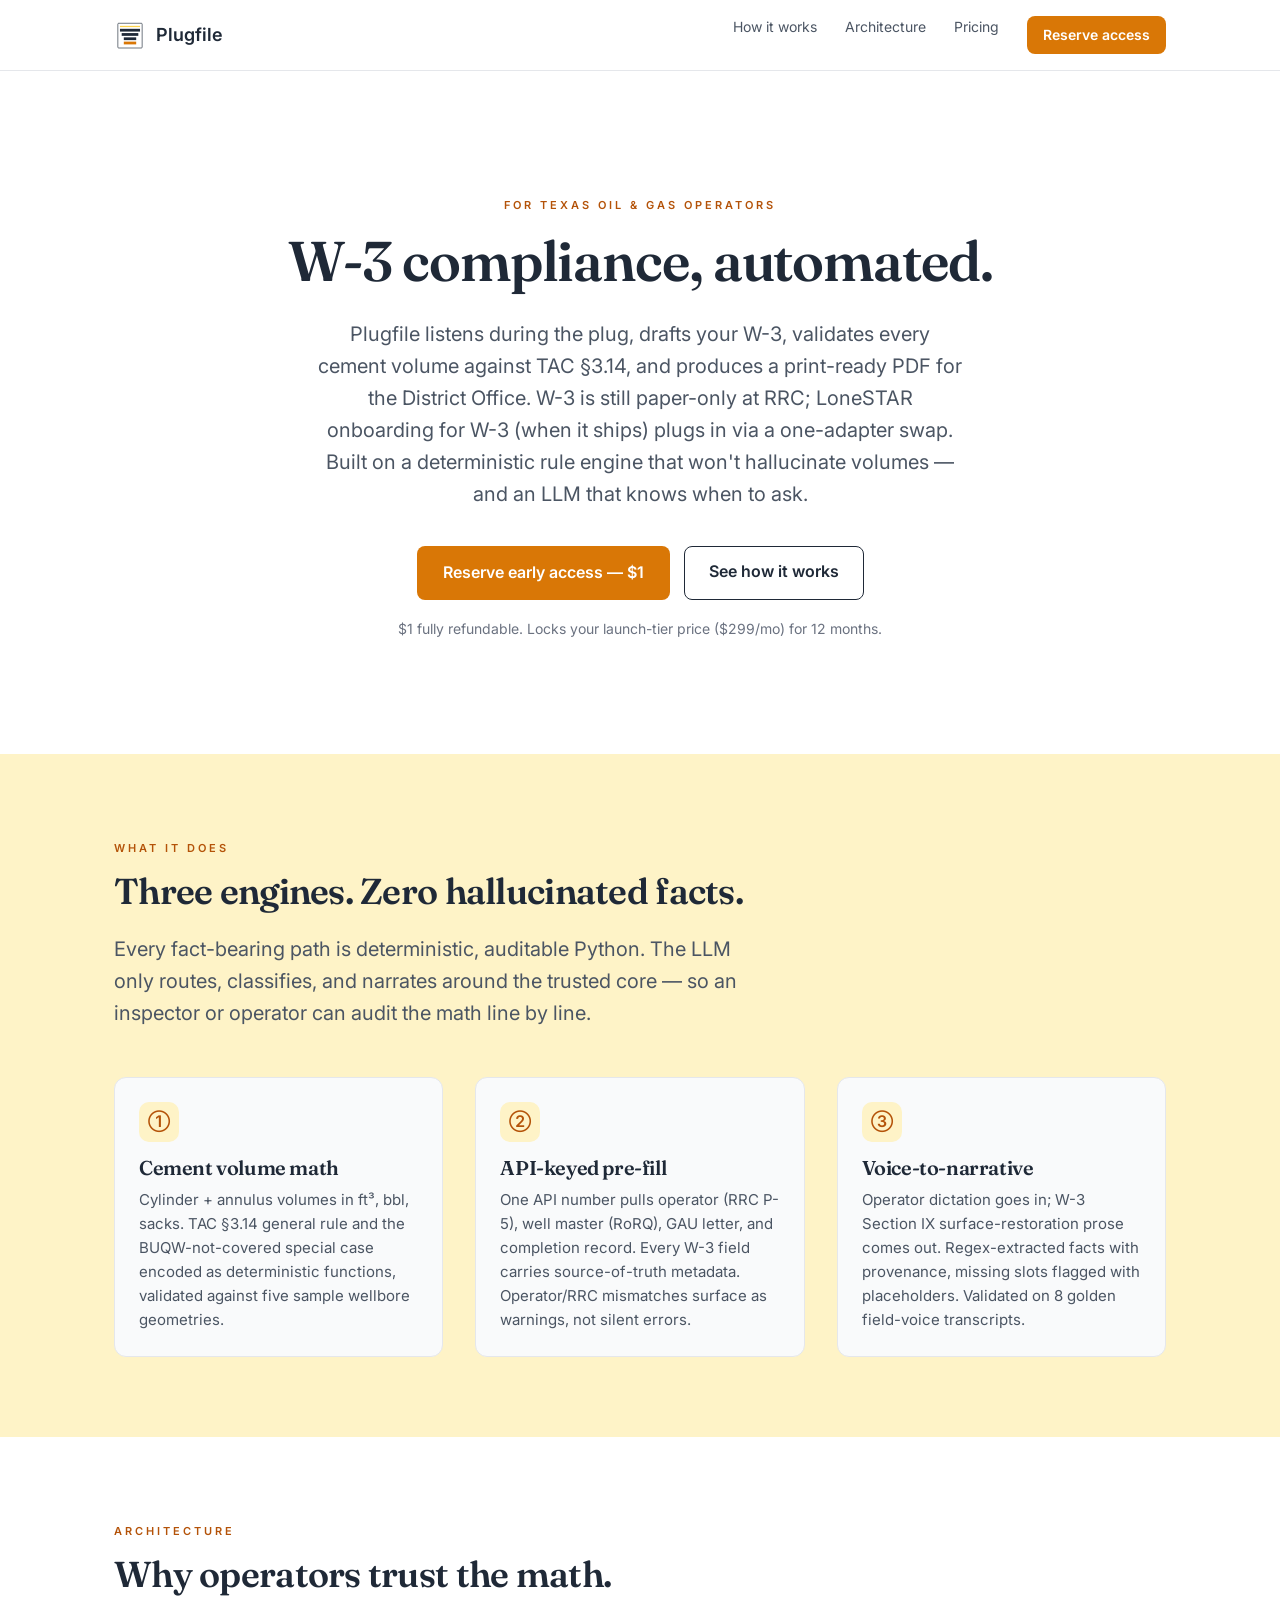
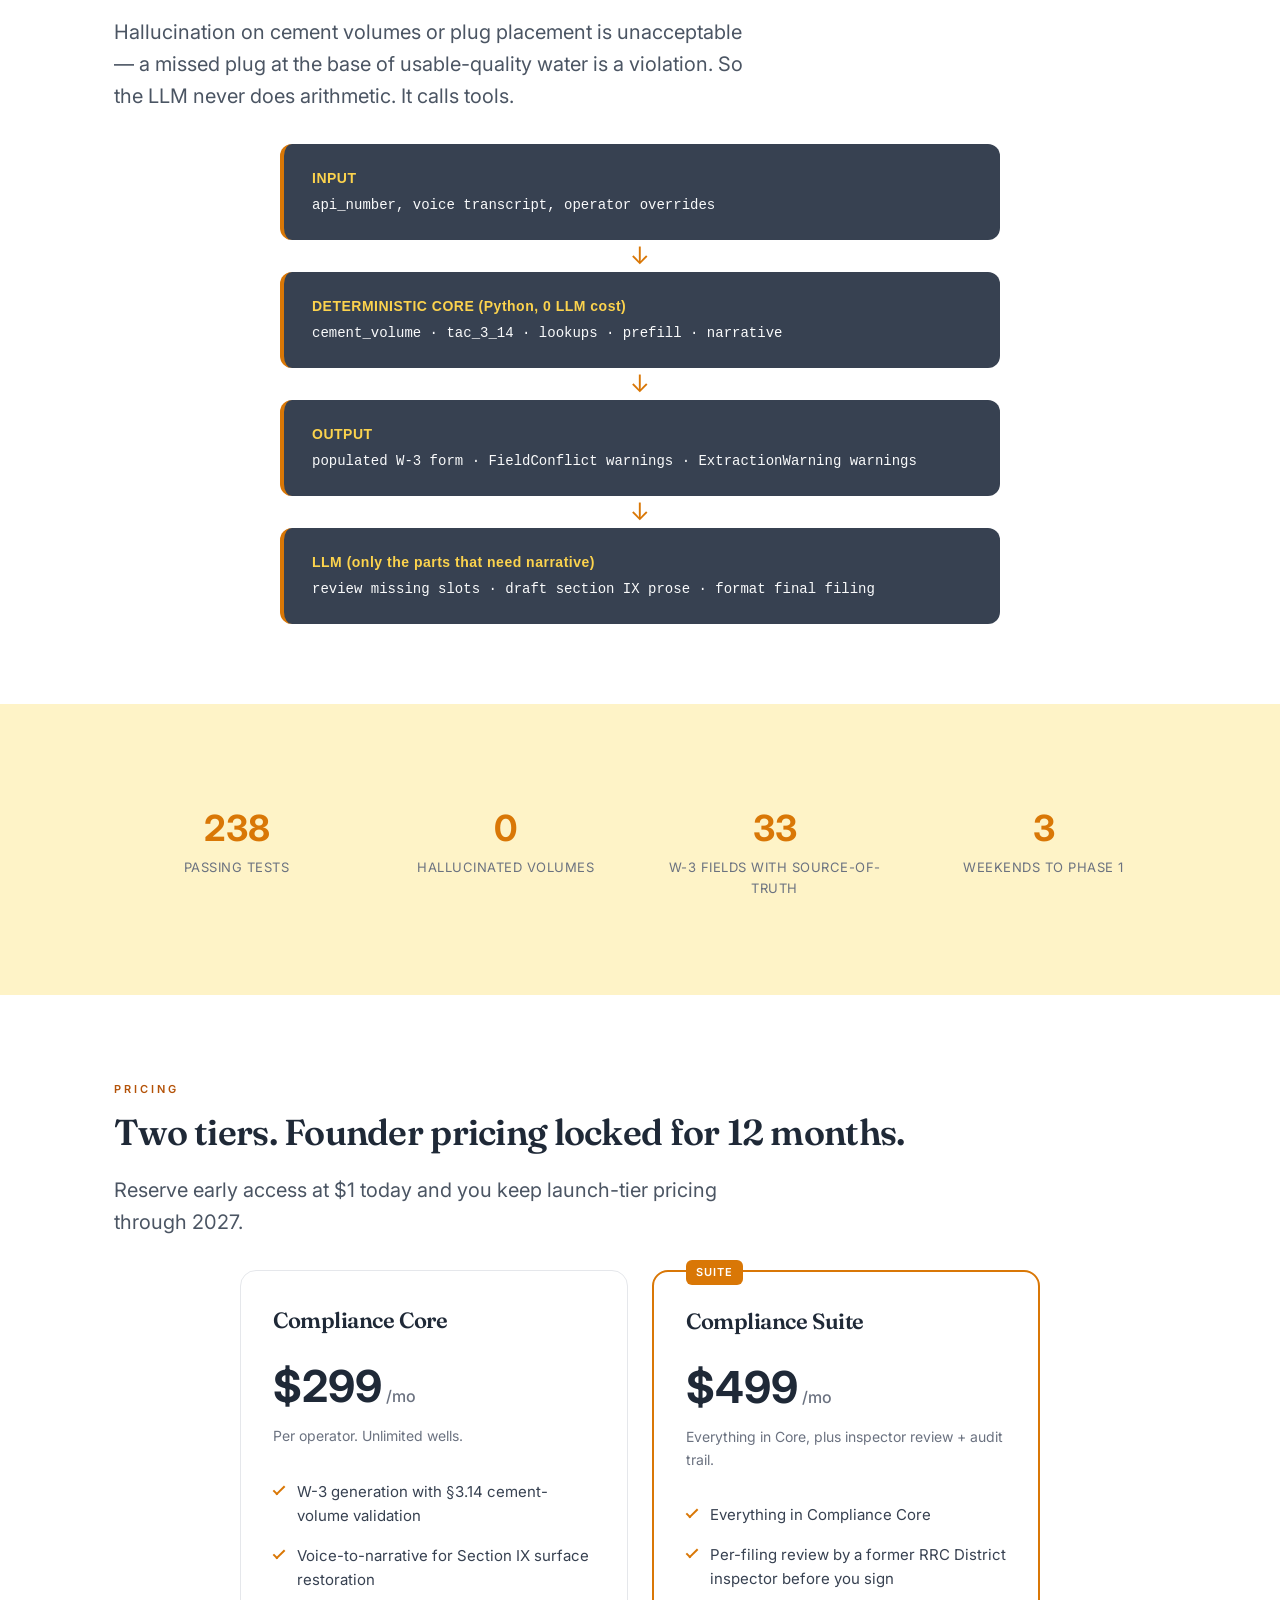
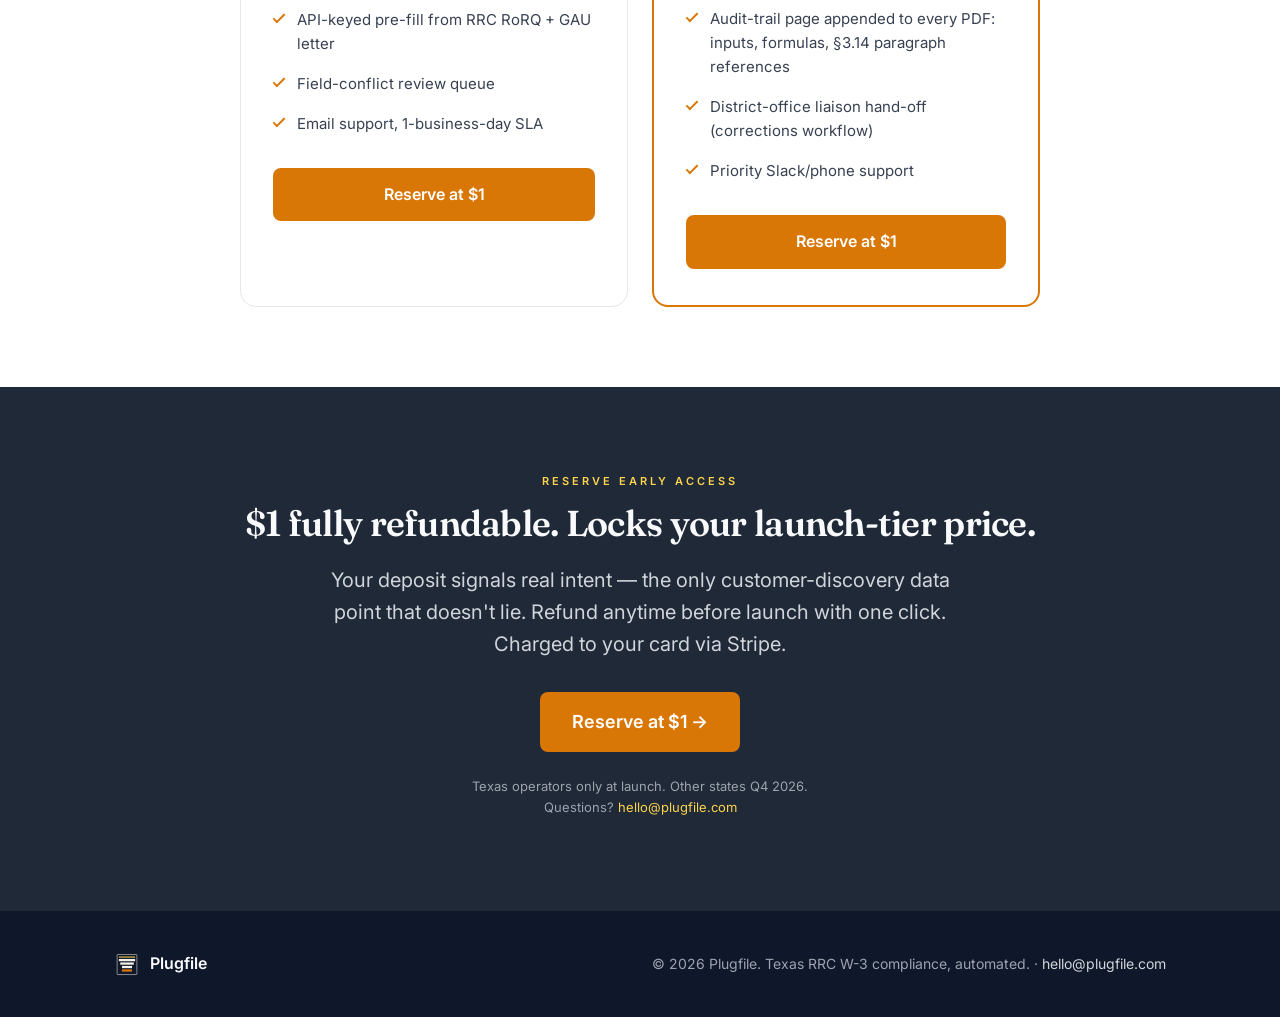
<file: landing/for-engineers.html>
<!DOCTYPE html>
<html lang="en">
<head>
<meta charset="UTF-8">
<meta name="viewport" content="width=device-width, initial-scale=1.0">
<title>Plugfile — For engineers</title>
<meta name="description" content="The deterministic-core architecture behind Plugfile's W-3 compliance automation. Plain-Python rule engine, 33-field schema, 238 passing tests.">
<link rel="icon" type="image/svg+xml" href="/favicon.svg">
<meta name="theme-color" content="#1F2937">
<link rel="preconnect" href="https://fonts.googleapis.com">
<link rel="preconnect" href="https://fonts.gstatic.com" crossorigin>
<link href="https://fonts.googleapis.com/css2?family=Fraunces:opsz,wght@9..144,500;9..144,600&family=Inter:wght@400;500;600&family=JetBrains+Mono:wght@500&display=swap" rel="stylesheet">
<style>
  *,*::before,*::after { box-sizing: border-box; }
  html { scroll-behavior: smooth; }
  body {
    margin: 0;
    font-family: 'Inter', -apple-system, BlinkMacSystemFont, system-ui, sans-serif;
    color: #1F2937;
    background: #FFFFFF;
    line-height: 1.6;
    -webkit-font-smoothing: antialiased;
  }
  a { color: #B45309; text-decoration: none; }
  a:hover { text-decoration: underline; }

  /* layout */
  .wrap { max-width: 1100px; margin: 0 auto; padding: 0 24px; }
  section { padding: 80px 0; }
  section.dark { background: #1F2937; color: #F9FAFB; }
  section.cream { background: #FEF3C7; }
  h1, h2, h3 { font-family: 'Fraunces', Georgia, serif; font-weight: 500; letter-spacing: -0.022em; font-weight: 600; letter-spacing: -0.02em; line-height: 1.2; margin: 0 0 18px; }
  h1 { font-size: 56px; }
  h2 { font-size: 36px; }
  h3 { font-size: 20px; }
  p.lead { font-size: 20px; color: #4B5563; max-width: 650px; }
  section.dark p.lead { color: #D1D5DB; }
  .eyebrow {
    display: inline-block; font-size: 11px; font-weight: 600;
    letter-spacing: 3px; text-transform: uppercase; color: #B45309;
    margin-bottom: 12px;
  }

  /* header */
  header {
    position: sticky; top: 0; z-index: 10;
    background: rgba(255,255,255,0.92);
    backdrop-filter: blur(8px);
    border-bottom: 1px solid #E5E7EB;
  }
  .nav {
    display: flex; justify-content: space-between; align-items: center;
    padding: 16px 24px; max-width: 1100px; margin: 0 auto;
  }
  .brand { display: flex; align-items: center; gap: 10px; font-weight: 600; font-size: 18px; color: #1F2937; }
  .brand svg { width: 32px; height: 32px; }
  nav ul { display: flex; gap: 28px; list-style: none; padding: 0; margin: 0; font-size: 14px; }
  nav a { color: #4B5563; }

  /* CTA buttons */
  .btn {
    display: inline-block; padding: 14px 26px; border-radius: 8px;
    font-weight: 600; font-size: 16px; cursor: pointer;
    transition: transform 0.1s, box-shadow 0.1s;
    border: none; text-align: center;
  }
  .btn-primary { background: #D97706; color: #FFFFFF; }
  .btn-primary:hover { background: #B45309; text-decoration: none; transform: translateY(-1px); }
  .btn-ghost { background: transparent; color: inherit; border: 1.5px solid currentColor; padding: 12px 24px; }
  .btn-ghost:hover { background: rgba(255,255,255,0.05); text-decoration: none; }

  /* hero */
  .hero { padding: 120px 0 100px; text-align: center; }
  .hero h1 { max-width: 800px; margin: 0 auto 24px; }
  .hero p.lead { margin: 0 auto 36px; }
  .hero .cta-row { display: flex; gap: 14px; justify-content: center; flex-wrap: wrap; }
  .hero .deposit-note { margin-top: 18px; font-size: 14px; color: #6B7280; }

  /* features grid */
  .grid { display: grid; gap: 32px; }
  .grid-3 { grid-template-columns: repeat(3, 1fr); }
  @media (max-width: 800px) { .grid-3 { grid-template-columns: 1fr; } }
  .feature { padding: 24px; border-radius: 12px; background: #F9FAFB; border: 1px solid #E5E7EB; }
  .feature .icon {
    display: inline-flex; align-items: center; justify-content: center;
    width: 40px; height: 40px; border-radius: 10px; background: #FEF3C7;
    color: #B45309; font-weight: 600; margin-bottom: 14px;
  }
  .feature h3 { margin-bottom: 8px; }
  .feature p { color: #4B5563; margin: 0; font-size: 15px; }

  /* architecture diagram */
  .arch {
    display: grid; grid-template-columns: 1fr; gap: 16px;
    max-width: 720px; margin: 32px auto 0;
  }
  .arch .arch-row {
    background: #374151; color: #F9FAFB; padding: 24px 28px;
    border-radius: 12px; border-left: 4px solid #D97706;
    font-family: ui-monospace, SFMono-Regular, Menlo, monospace;
    font-size: 14px; line-height: 1.5;
  }
  .arch .arch-row .row-title { color: #FCD34D; font-weight: 600; margin-bottom: 6px; font-family: -apple-system, sans-serif; font-size: 14px; letter-spacing: 0.5px; }
  .arch .arrow { text-align: center; color: #D97706; font-size: 24px; line-height: 0; }

  /* pricing */
  .pricing { display: grid; grid-template-columns: 1fr 1fr; gap: 24px; max-width: 800px; margin: 32px auto 0; }
  @media (max-width: 700px) { .pricing { grid-template-columns: 1fr; } }
  .tier {
    background: #FFFFFF; padding: 36px 32px; border-radius: 16px;
    border: 1px solid #E5E7EB; position: relative;
  }
  .tier.featured { border: 2px solid #D97706; }
  .tier .tag {
    position: absolute; top: -12px; left: 32px;
    background: #D97706; color: #FFFFFF; padding: 4px 10px;
    border-radius: 6px; font-size: 11px; font-weight: 600; letter-spacing: 1px;
  }
  .tier h3 { font-size: 22px; }
  .tier .price { font-size: 44px; font-weight: 700; margin: 12px 0 4px; color: #1F2937; }
  .tier .price small { font-size: 16px; font-weight: 500; color: #6B7280; }
  .tier ul { list-style: none; padding: 0; margin: 24px 0; }
  .tier li {
    padding: 8px 0 8px 24px; position: relative; font-size: 15px; color: #374151;
  }
  .tier li::before {
    content: ""; position: absolute; left: 0; top: 14px;
    width: 12px; height: 6px; border-left: 2px solid #D97706;
    border-bottom: 2px solid #D97706; transform: rotate(-45deg);
  }
  .tier .btn { width: 100%; }

  /* trust strip */
  .trust { display: grid; grid-template-columns: repeat(4, 1fr); gap: 24px; text-align: center; }
  @media (max-width: 700px) { .trust { grid-template-columns: repeat(2, 1fr); } }
  .stat { padding: 16px 0; }
  .stat .num { font-size: 36px; font-weight: 700; color: #D97706; }
  .stat .label { font-size: 13px; color: #6B7280; letter-spacing: 0.5px; }

  /* footer */
  footer {
    background: #0F172A; color: #9CA3AF; padding: 40px 0; font-size: 14px;
  }
  footer .row { display: flex; justify-content: space-between; align-items: center; flex-wrap: wrap; gap: 16px; }
  footer .brand { color: #F9FAFB; }
  footer a { color: #D1D5DB; }
</style>
</head>
<body>

<header>
  <div class="nav">
    <a href="/" class="brand">
      <svg viewBox="0 0 150 150" xmlns="http://www.w3.org/2000/svg" aria-hidden="true">
  <rect x="18" y="20" width="114" height="116" fill="none" stroke="#1F2937" stroke-width="3" rx="4"/>
  <rect x="28" y="32" width="94" height="6" fill="#FCD34D"/>
  <rect x="28" y="46" width="94" height="13" fill="#1F2937"/>
  <rect x="36" y="66" width="78" height="13" fill="#1F2937"/>
  <rect x="46" y="86" width="58" height="13" fill="#1F2937"/>
  <rect x="46" y="106" width="58" height="13" fill="#D97706"/>
</svg>
      Plugfile
    </a>
    <nav>
      <ul>
        <li><a href="#how">How it works</a></li>
        <li><a href="#architecture">Architecture</a></li>
        <li><a href="#pricing">Pricing</a></li>
        <li><a href="#reserve" class="btn btn-primary" style="padding: 8px 16px; font-size: 14px;">Reserve&nbsp;access</a></li>
      </ul>
    </nav>
  </div>
</header>

<section class="hero">
  <div class="wrap">
    <span class="eyebrow">For Texas oil &amp; gas operators</span>
    <h1>W-3 compliance, automated.</h1>
    <p class="lead">
      Plugfile listens during the plug, drafts your W-3, validates every cement volume against TAC §3.14, and produces a print-ready PDF for the District Office. W-3 is still paper-only at RRC; LoneSTAR onboarding for W-3 (when it ships) plugs in via a one-adapter swap. Built on a deterministic rule engine that won't hallucinate volumes — and an LLM that knows when to ask.
    </p>
    <div class="cta-row">
      <a href="#reserve" class="btn btn-primary">Reserve early access — $1</a>
      <a href="#how" class="btn btn-ghost" style="color: #1F2937;">See how it works</a>
    </div>
    <p class="deposit-note">$1 fully refundable. Locks your launch-tier price ($299/mo) for 12 months.</p>
  </div>
</section>

<section class="cream" id="how">
  <div class="wrap">
    <span class="eyebrow">What it does</span>
    <h2>Three engines. Zero hallucinated facts.</h2>
    <p class="lead">Every fact-bearing path is deterministic, auditable Python. The LLM only routes, classifies, and narrates around the trusted core — so an inspector or operator can audit the math line by line.</p>
    <div class="grid grid-3" style="margin-top: 48px;">
      <div class="feature">
        <div class="icon">①</div>
        <h3>Cement volume math</h3>
        <p>Cylinder + annulus volumes in ft³, bbl, sacks. TAC §3.14 general rule and the BUQW-not-covered special case encoded as deterministic functions, validated against five sample wellbore geometries.</p>
      </div>
      <div class="feature">
        <div class="icon">②</div>
        <h3>API-keyed pre-fill</h3>
        <p>One API number pulls operator (RRC P-5), well master (RoRQ), GAU letter, and completion record. Every W-3 field carries source-of-truth metadata. Operator/RRC mismatches surface as warnings, not silent errors.</p>
      </div>
      <div class="feature">
        <div class="icon">③</div>
        <h3>Voice-to-narrative</h3>
        <p>Operator dictation goes in; W-3 Section IX surface-restoration prose comes out. Regex-extracted facts with provenance, missing slots flagged with placeholders. Validated on 8 golden field-voice transcripts.</p>
      </div>
    </div>
  </div>
</section>

<section id="architecture">
  <div class="wrap">
    <span class="eyebrow">Architecture</span>
    <h2>Why operators trust the math.</h2>
    <p class="lead">Hallucination on cement volumes or plug placement is unacceptable — a missed plug at the base of usable-quality water is a violation. So the LLM never does arithmetic. It calls tools.</p>
    <div class="arch">
      <div class="arch-row">
        <div class="row-title">INPUT</div>
        api_number, voice transcript, operator overrides
      </div>
      <div class="arrow">↓</div>
      <div class="arch-row">
        <div class="row-title">DETERMINISTIC CORE (Python, 0 LLM cost)</div>
        cement_volume · tac_3_14 · lookups · prefill · narrative
      </div>
      <div class="arrow">↓</div>
      <div class="arch-row">
        <div class="row-title">OUTPUT</div>
        populated W-3 form · FieldConflict warnings · ExtractionWarning warnings
      </div>
      <div class="arrow">↓</div>
      <div class="arch-row">
        <div class="row-title">LLM (only the parts that need narrative)</div>
        review missing slots · draft section IX prose · format final filing
      </div>
    </div>
  </div>
</section>

<section class="cream">
  <div class="wrap">
    <div class="trust">
      <div class="stat"><div class="num">238</div><div class="label">PASSING TESTS</div></div>
      <div class="stat"><div class="num">0</div><div class="label">HALLUCINATED VOLUMES</div></div>
      <div class="stat"><div class="num">33</div><div class="label">W-3 FIELDS WITH SOURCE-OF-TRUTH</div></div>
      <div class="stat"><div class="num">3</div><div class="label">WEEKENDS TO PHASE 1</div></div>
    </div>
  </div>
</section>

<section id="pricing">
  <div class="wrap">
    <span class="eyebrow">Pricing</span>
    <h2>Two tiers. Founder pricing locked for 12 months.</h2>
    <p class="lead">Reserve early access at $1 today and you keep launch-tier pricing through 2027.</p>
    <div class="pricing">
      <div class="tier">
        <h3>Compliance Core</h3>
        <div class="price">$299<small>&nbsp;/mo</small></div>
        <p style="color: #6B7280; font-size: 14px; margin: 0;">Per operator. Unlimited wells.</p>
        <ul>
          <li>W-3 generation with §3.14 cement-volume validation</li>
          <li>Voice-to-narrative for Section IX surface restoration</li>
          <li>API-keyed pre-fill from RRC RoRQ + GAU letter</li>
          <li>Field-conflict review queue</li>
          <li>Email support, 1-business-day SLA</li>
        </ul>
        <a href="#reserve" class="btn btn-primary">Reserve at $1</a>
      </div>
      <div class="tier featured">
        <span class="tag">SUITE</span>
        <h3>Compliance Suite</h3>
        <div class="price">$499<small>&nbsp;/mo</small></div>
        <p style="color: #6B7280; font-size: 14px; margin: 0;">Everything in Core, plus inspector review + audit trail.</p>
        <ul>
          <li>Everything in Compliance Core</li>
          <li>Per-filing review by a former RRC District inspector before you sign</li>
          <li>Audit-trail page appended to every PDF: inputs, formulas, §3.14 paragraph references</li>
          <li>District-office liaison hand-off (corrections workflow)</li>
          <li>Priority Slack/phone support</li>
        </ul>
        <a href="#reserve" class="btn btn-primary">Reserve at $1</a>
      </div>
    </div>
  </div>
</section>

<section class="dark" id="reserve">
  <div class="wrap" style="text-align: center;">
    <span class="eyebrow" style="color: #FCD34D;">Reserve early access</span>
    <h2 style="color: #F9FAFB;">$1 fully refundable. Locks your launch-tier price.</h2>
    <p class="lead" style="margin: 0 auto 32px;">
      Your deposit signals real intent — the only customer-discovery data point that doesn't lie. Refund anytime before launch with one click. Charged to your card via Stripe.
    </p>
    <a href="https://book.stripe.com/9B68wPgh97F72u64vs73G00"
       class="btn btn-primary"
       style="font-size: 18px; padding: 16px 32px;">
      Reserve at $1 →
    </a>
    <p style="color: #9CA3AF; font-size: 13px; margin-top: 24px;">
      Texas operators only at launch. Other states Q4 2026.
      <br>Questions? <a href="mailto:hello@plugfile.com" style="color: #FCD34D;">hello@plugfile.com</a>
    </p>
  </div>
</section>

<footer>
  <div class="wrap row">
    <div class="brand" style="font-size: 16px;">
      <svg viewBox="0 0 150 150" xmlns="http://www.w3.org/2000/svg" aria-hidden="true" style="width: 26px; height: 26px;">
  <rect x="18" y="20" width="114" height="116" fill="none" stroke="#F4F1EA" stroke-width="3" rx="4"/>
  <rect x="28" y="32" width="94" height="6" fill="#FCD34D"/>
  <rect x="28" y="46" width="94" height="13" fill="#F4F1EA"/>
  <rect x="36" y="66" width="78" height="13" fill="#F4F1EA"/>
  <rect x="46" y="86" width="58" height="13" fill="#F4F1EA"/>
  <rect x="46" y="106" width="58" height="13" fill="#D97706"/>
</svg>
      Plugfile
    </div>
    <div>
      © 2026 Plugfile. Texas RRC W-3 compliance, automated. ·
      <a href="mailto:hello@plugfile.com">hello@plugfile.com</a>
    </div>
  </div>
</footer>

</body>
</html>
</file>
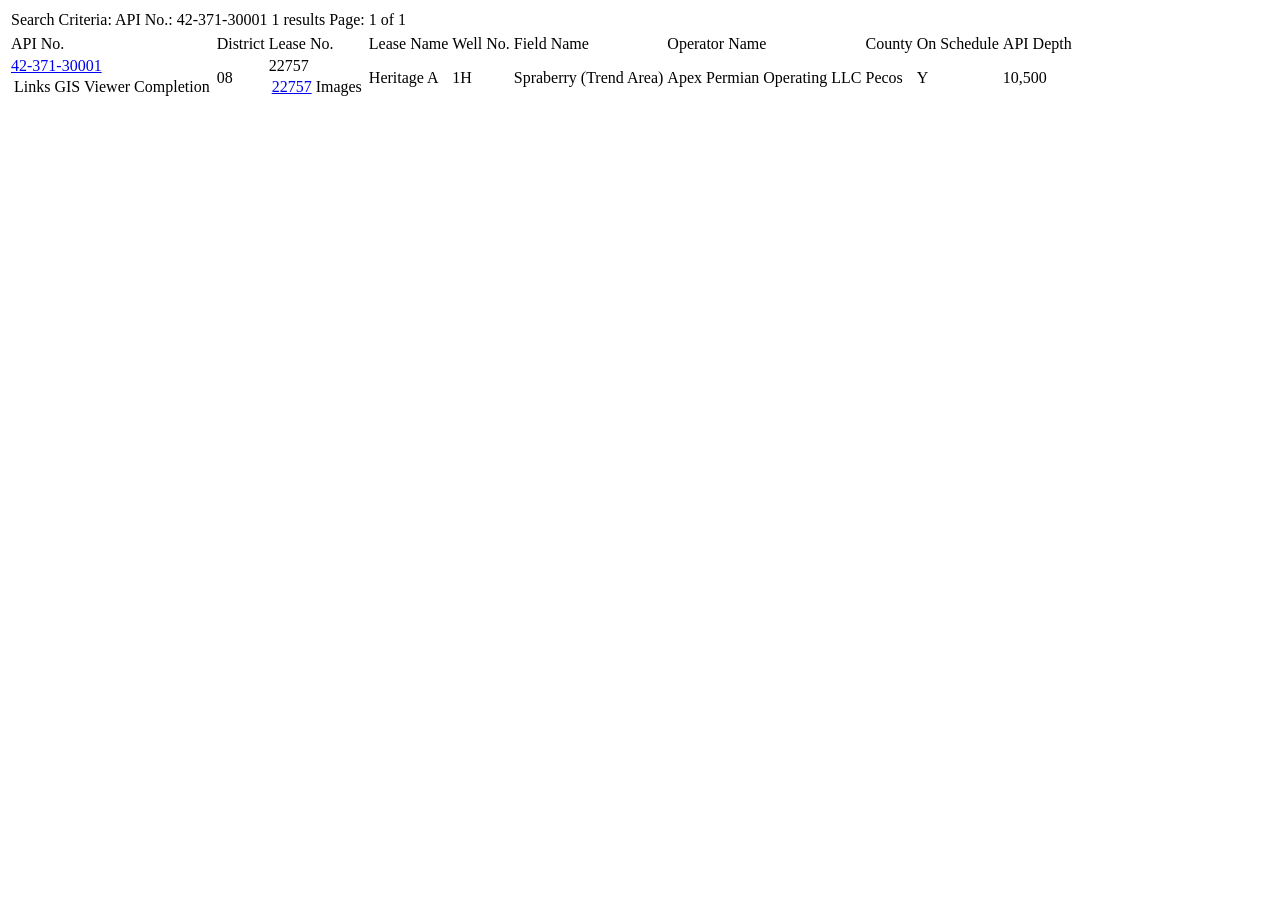
<file: tests/fixtures/rrc_html/ewa_wellbore_42-371-30001.html>
<!DOCTYPE html>
<html><head><title>RRC EWA Wellbore Query - Search Results</title></head>
<body>
<form name="wellboreQueryActionForm" method="post"
      action="wellboreQueryAction.do;jsessionid=TESTSESSION123">
  <!-- Results summary -->
  <table>
    <tr><td>Search Criteria: API No.: 42-371-30001</td>
        <td>1 results Page: 1 of 1</td></tr>
  </table>

  <!-- Column header row -->
  <table id="searchResultsTable">
    <tr id="headerRow">
      <td>API No.</td>
      <td>District</td>
      <td>Lease No.</td>
      <td>Lease Name</td>
      <td>Well No.</td>
      <td>Field Name</td>
      <td>Operator Name</td>
      <td>County</td>
      <td>On Schedule</td>
      <td>API Depth</td>
    </tr>

    <!-- Data row: 10 direct TDs (real EWA structure).
         td[0] and td[2] contain inner sub-links (as in the live site). -->
    <tr>
      <td>
        <a href="leaseDetailAction.do?searchType=apiNo&amp;selTab=1&amp;apiNo=42371300010000&amp;distCode=08&amp;leaseNo=22757&amp;methodToCall=displayLeaseDetail">42-371-30001</a>
        <table><tr>
          <td>Links</td>
          <td>GIS Viewer</td>
          <td>Completion</td>
        </tr></table>
      </td>
      <td>08</td>
      <td>
        22757
        <table><tr>
          <td><a href="leaseDetailAction.do?distCode=08&amp;leaseNo=22757">22757</a></td>
          <td>Images</td>
        </tr></table>
      </td>
      <td>Heritage A</td>
      <td>1H</td>
      <td>Spraberry (Trend Area)</td>
      <td>Apex Permian Operating LLC</td>
      <td>Pecos</td>
      <td>Y</td>
      <td>10,500</td>
    </tr>
  </table>
</form>
</body></html>
</file>
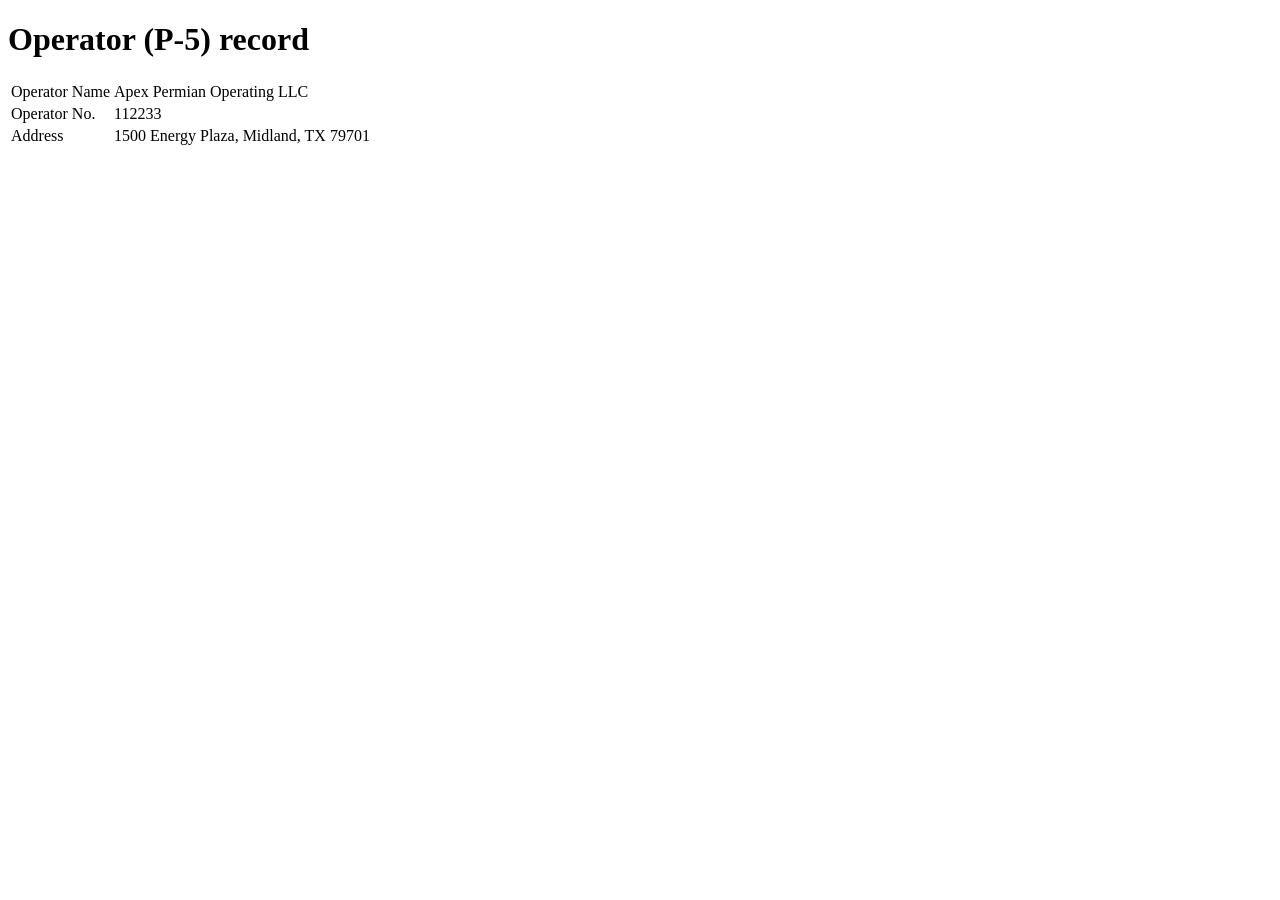
<file: tests/fixtures/rrc_html/operator_112233.html>
<!DOCTYPE html>
<html><head><title>RRC PUR operator detail</title></head>
<body>
<h1>Operator (P-5) record</h1>
<table id="operator-detail">
  <tr><td>Operator Name</td><td>Apex Permian Operating LLC</td></tr>
  <tr><td>Operator No.</td><td>112233</td></tr>
  <tr><td>Address</td><td>1500 Energy Plaza, Midland, TX 79701</td></tr>
</table>
</body></html>
</file>
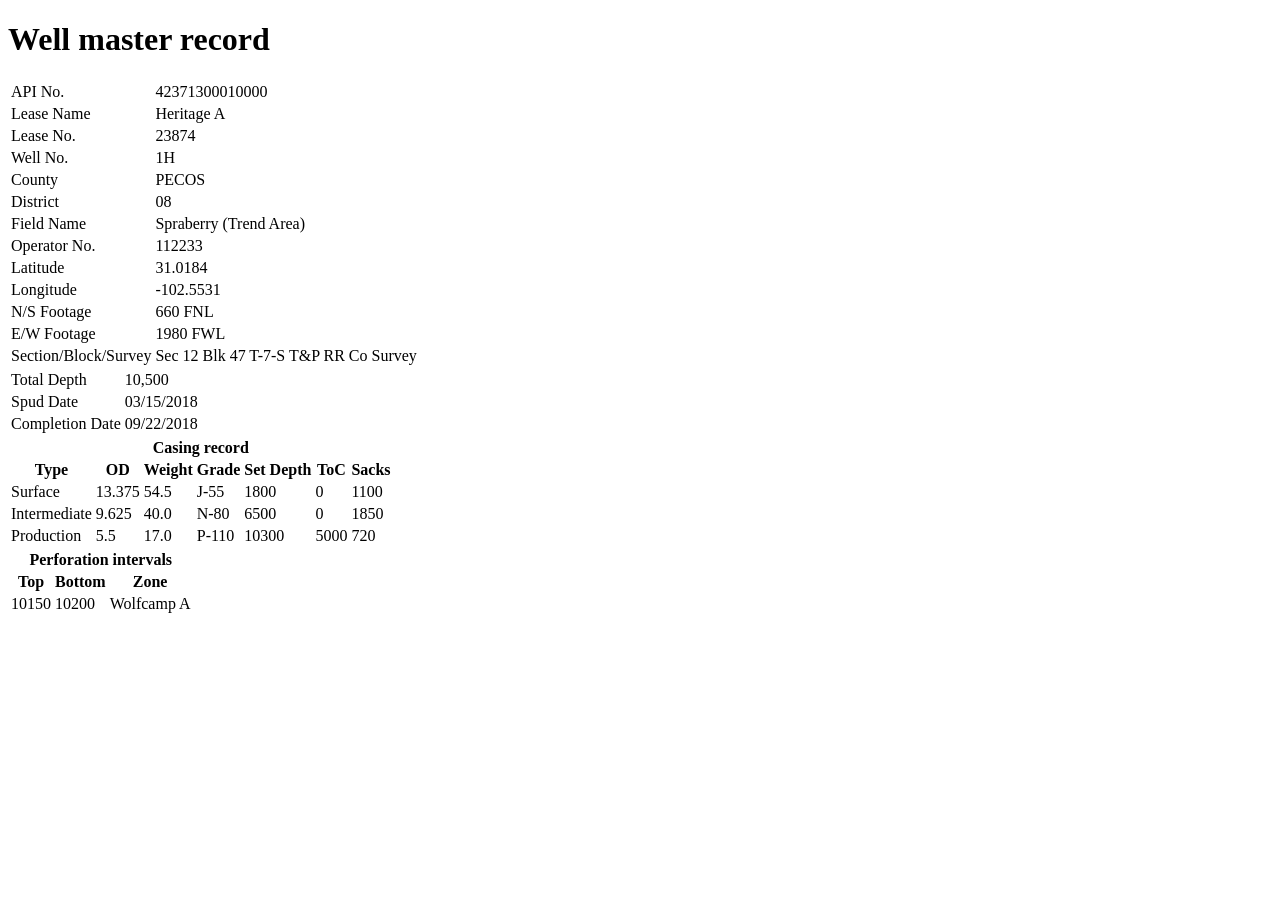
<file: tests/fixtures/rrc_html/well_42-371-30001.html>
<!DOCTYPE html>
<html><head><title>RRC CMPL well detail</title></head>
<body>
<h1>Well master record</h1>
<table id="well-detail">
  <tr><td>API No.</td><td>42371300010000</td></tr>
  <tr><td>Lease Name</td><td>Heritage A</td></tr>
  <tr><td>Lease No.</td><td>23874</td></tr>
  <tr><td>Well No.</td><td>1H</td></tr>
  <tr><td>County</td><td>PECOS</td></tr>
  <tr><td>District</td><td>08</td></tr>
  <tr><td>Field Name</td><td>Spraberry (Trend Area)</td></tr>
  <tr><td>Operator No.</td><td>112233</td></tr>
  <tr><td>Latitude</td><td>31.0184</td></tr>
  <tr><td>Longitude</td><td>-102.5531</td></tr>
  <tr><td>N/S Footage</td><td>660 FNL</td></tr>
  <tr><td>E/W Footage</td><td>1980 FWL</td></tr>
  <tr><td>Section/Block/Survey</td><td>Sec 12 Blk 47 T-7-S T&amp;P RR Co Survey</td></tr>
</table>

<table id="completion">
  <tr><td>Total Depth</td><td>10,500</td></tr>
  <tr><td>Spud Date</td><td>03/15/2018</td></tr>
  <tr><td>Completion Date</td><td>09/22/2018</td></tr>
</table>

<table id="casing-record">
  <tr><th colspan="7">Casing record</th></tr>
  <tr><th>Type</th><th>OD</th><th>Weight</th><th>Grade</th><th>Set Depth</th><th>ToC</th><th>Sacks</th></tr>
  <tr><td>Surface</td><td>13.375</td><td>54.5</td><td>J-55</td><td>1800</td><td>0</td><td>1100</td></tr>
  <tr><td>Intermediate</td><td>9.625</td><td>40.0</td><td>N-80</td><td>6500</td><td>0</td><td>1850</td></tr>
  <tr><td>Production</td><td>5.5</td><td>17.0</td><td>P-110</td><td>10300</td><td>5000</td><td>720</td></tr>
</table>

<table id="perforations">
  <tr><th colspan="3">Perforation intervals</th></tr>
  <tr><th>Top</th><th>Bottom</th><th>Zone</th></tr>
  <tr><td>10150</td><td>10200</td><td>Wolfcamp A</td></tr>
</table>
</body></html>
</file>
